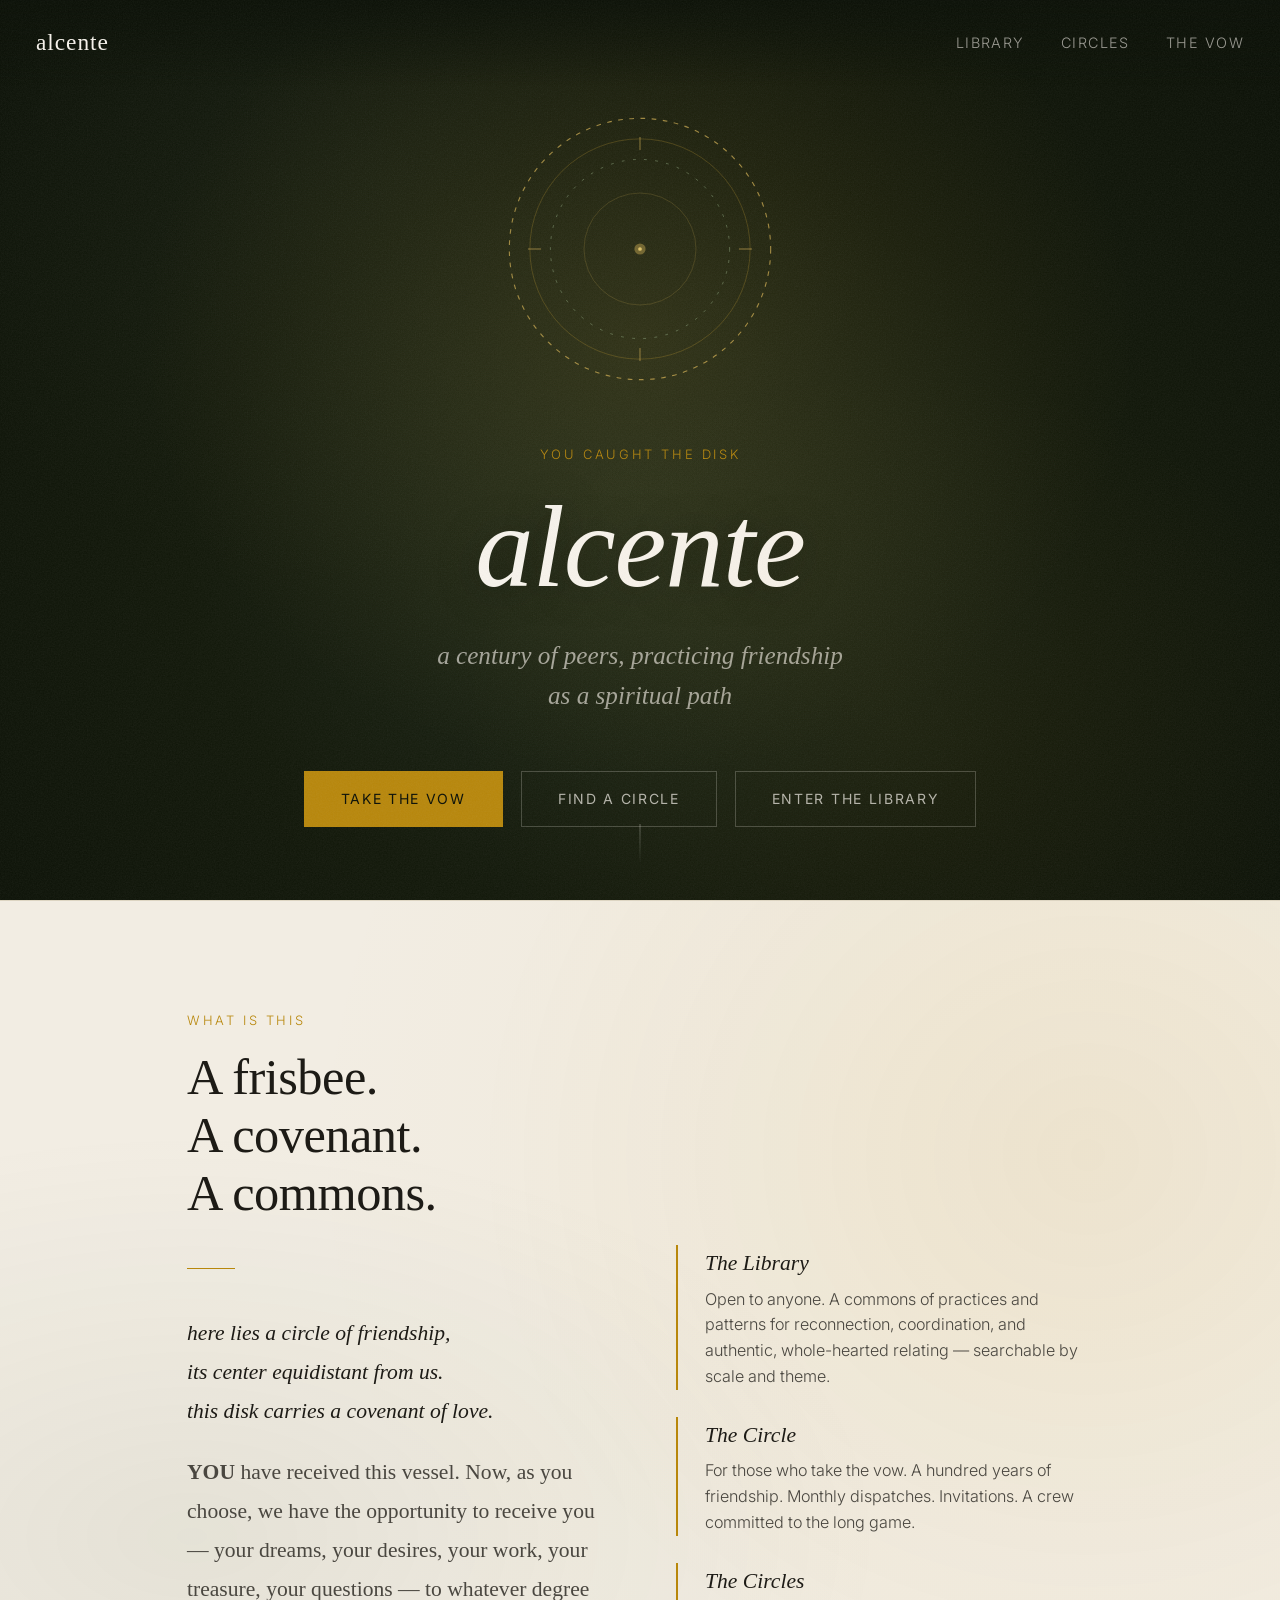
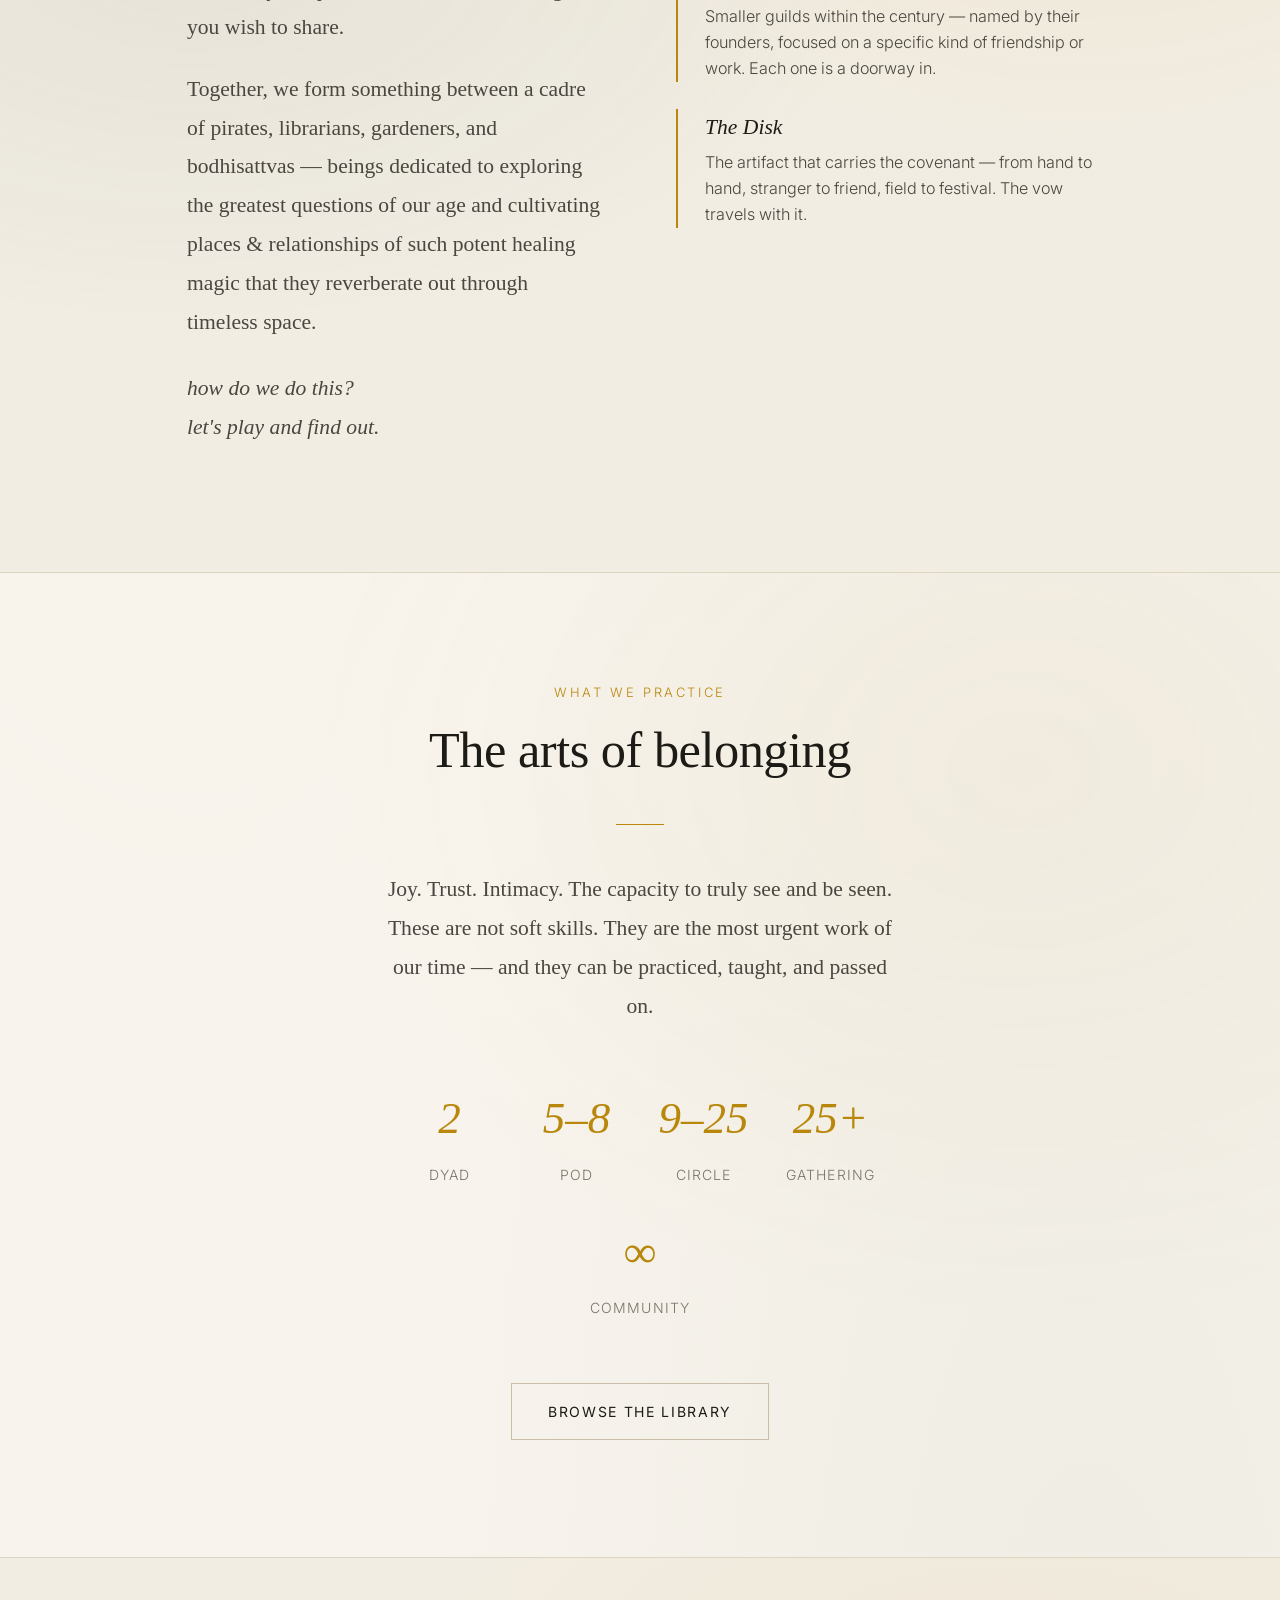
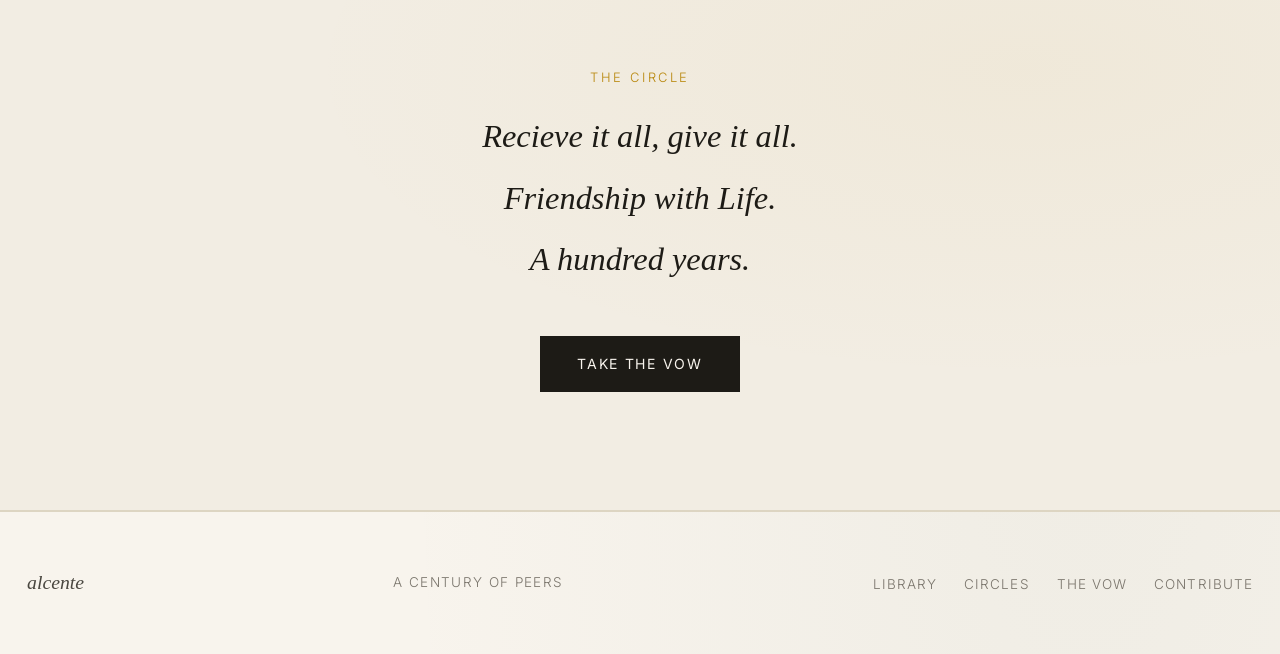
<file: index.html>
<!DOCTYPE html>
<html lang="en">
<head>
  <meta charset="UTF-8">
  <meta name="viewport" content="width=device-width, initial-scale=1.0">
  <title>disk sangha — a century of peers</title>
  <meta name="description" content="A frisbee that carries a covenant. A circle of wizards, witches, bodhisatvas, librarians, and pirates practicing friendship as a spiritual path.">
  <meta property="og:title" content="disk sangha — a century of peers">
  <meta property="og:description" content="You hold the disk. A circle of friends practicing friendship as a spiritual path.">
  <meta property="og:type" content="website">
  <meta property="og:url" content="https://alcente.xyz">
  <link rel="preconnect" href="https://fonts.googleapis.com">
  <link rel="preconnect" href="https://fonts.gstatic.com" crossorigin>
  <link href="https://fonts.googleapis.com/css2?family=Cormorant+Garant:ital,wght@0,300;0,400;0,500;0,600;1,300;1,400;1,500&family=Inter:wght@300;400;500&display=swap" rel="stylesheet">
  <link rel="stylesheet" href="style.css">
  <style>
    /* Nav reads on dark hero */
    .nav {
      background: linear-gradient(to bottom, rgba(10, 15, 6, 0.85) 0%, transparent 100%);
    }
    .nav__logo { color: #F8F4ED; }
    .nav__logo:hover { opacity: 0.65; }
    .nav__links a { color: rgba(248, 244, 237, 0.6); }
    .nav__links a:hover { color: #F8F4ED; }
  </style>
</head>
<body>

  <!-- Navigation -->
  <nav class="nav" id="nav">
    <a href="/" class="nav__logo">alcente</a>
    <ul class="nav__links">
      <li><a href="library.html">Library</a></li>
      <li><a href="circles.html">Circles</a></li>
      <li><a href="covenant.html">The Vow</a></li>
    </ul>
  </nav>

  <main>

    <!-- Hero -->
    <section class="hero">

      <!-- The Disk -->
      <div class="hero__disk" aria-hidden="true">
        <svg viewBox="0 0 300 300" xmlns="http://www.w3.org/2000/svg" fill="none">
          <!-- Outer dashed ring (rotates slowly) -->
          <g class="disk-ring-outer">
            <circle cx="150" cy="150" r="140" stroke="#E8C05A" stroke-width="1.2" stroke-dasharray="5 7" opacity="0.65"/>
          </g>
          <!-- Mid ring -->
          <circle cx="150" cy="150" r="118" stroke="#D4A832" stroke-width="0.75" opacity="0.35"/>
          <!-- Inner dashed ring (rotates opposite) -->
          <g class="disk-ring-inner">
            <circle cx="150" cy="150" r="96" stroke="#8FA880" stroke-width="1" stroke-dasharray="3 9" opacity="0.55"/>
          </g>
          <!-- Core -->
          <circle cx="150" cy="150" r="60" stroke="#E8C05A" stroke-width="0.75" opacity="0.25"/>
          <!-- Center mark -->
          <circle cx="150" cy="150" r="6" fill="#E8C05A" opacity="0.4"/>
          <circle cx="150" cy="150" r="2" fill="#F0D070" opacity="0.9"/>
          <!-- Cardinal marks -->
          <line x1="150" y1="30" x2="150" y2="44" stroke="#E8C05A" stroke-width="1.5" opacity="0.4"/>
          <line x1="150" y1="256" x2="150" y2="270" stroke="#E8C05A" stroke-width="1.5" opacity="0.4"/>
          <line x1="30" y1="150" x2="44" y2="150" stroke="#E8C05A" stroke-width="1.5" opacity="0.4"/>
          <line x1="256" y1="150" x2="270" y2="150" stroke="#E8C05A" stroke-width="1.5" opacity="0.4"/>
        </svg>
      </div>

      <p class="hero__eyebrow">you caught the disk</p>

      <h1 class="hero__title">alcente</h1>

      <p class="hero__sub">
        a century of peers, practicing friendship<br>as a spiritual path
      </p>

      <div class="hero__ctas">
        <a href="covenant.html" class="btn btn--primary">Take the Vow</a>
        <a href="circles.html" class="btn btn--ghost">Find a Circle</a>
        <a href="library.html" class="btn btn--ghost">Enter the Library</a>
      </div>

      <div class="hero__scroll" aria-hidden="true">
      </div>

    </section>

    <!-- About -->
    <section class="about section">
      <div class="container container--wide">
        <div class="about__grid">

          <div class="about__text fade-up">
            <p class="section__label">What is this</p>
            <h2 class="section__title">A frisbee.<br>A covenant.<br>A commons.</h2>
            <div class="divider divider--left"></div>
            <p class="section__body" style="font-style: italic; color: var(--ink);">
  here lies a circle of friendship,<br>
  its center equidistant from us.<br>
  this disk carries a covenant of love.
</p>
<p class="section__body" style="margin-top: 1.25rem;">
  <strong>YOU</strong> have received this vessel. Now, as you choose,
  we have the opportunity to receive you — your dreams, your desires,
  your work, your treasure, your questions — to whatever degree you wish to share.
</p>
<p class="section__body" style="margin-top: 1.25rem;">
  Together, we form something between a cadre of pirates, librarians,
  gardeners, and bodhisattvas — beings dedicated to exploring the greatest
  questions of our age and cultivating places & relationships of such potent
  healing magic that they reverberate out through timeless space.
</p>
<p class="section__body" style="margin-top: 1.5rem;">
  <em>how do we do this?<br>
  let's play and find out.</em>
</p>
            </p>
          </div>

          <ul class="about__values fade-up">
            <li class="about__value">
              <p class="about__value-title">The Library</p>
              <p class="about__value-desc">
                Open to anyone. A commons of practices and patterns for reconnection, coordination, and authentic, 
                whole-hearted relating — searchable by scale and theme.
              </p>
            </li>
            <li class="about__value">
              <p class="about__value-title">The Circle</p>
              <p class="about__value-desc">
                For those who take the vow. A hundred years of friendship. 
                Monthly dispatches. Invitations. A crew committed to the long game.
              </p>
            </li>
            <li class="about__value">
              <p class="about__value-title">The Circles</p>
              <p class="about__value-desc">
                Smaller guilds within the century — named by their founders, focused on a specific kind of friendship or work. Each one is a doorway in.
              </p>
            </li>
            <li class="about__value">
              <p class="about__value-title">The Disk</p>
              <p class="about__value-desc">The artifact that carries the covenant — from hand to hand, stranger to friend, field to festival. The vow travels with it.</p>
            </li>
          </ul>

        </div>
      </div>
    </section>

    <!-- What we practice -->
    <section class="section">
      <div class="container" style="text-align: center;">
        <p class="section__label fade-up">What we practice</p>
        <h2 class="section__title fade-up">The arts of belonging</h2>
        <div class="divider"></div>
        <p class="section__body fade-up" style="max-width: 520px; margin: 0 auto 3rem;">
          Joy. Trust. Intimacy. The capacity to truly see and be seen.
          These are not soft skills. They are the most urgent work of our time —
          and they can be practiced, taught, and passed on.
        </p>

        <div style="display: flex; gap: 1.5rem; justify-content: center; flex-wrap: wrap; margin-top: 2rem;">
          <div class="fade-up" style="display: flex; flex-direction: column; gap: 0.35rem; align-items: center; min-width: 100px;">
            <span style="font-family: var(--font-serif); font-size: 2.5rem; font-style: italic; color: var(--gold);">2</span>
            <span class="small light">dyad</span>
          </div>
          <div class="fade-up" style="display: flex; flex-direction: column; gap: 0.35rem; align-items: center; min-width: 100px;">
            <span style="font-family: var(--font-serif); font-size: 2.5rem; font-style: italic; color: var(--gold);">5–8</span>
            <span class="small light">pod</span>
          </div>
          <div class="fade-up" style="display: flex; flex-direction: column; gap: 0.35rem; align-items: center; min-width: 100px;">
            <span style="font-family: var(--font-serif); font-size: 2.5rem; font-style: italic; color: var(--gold);">9–25</span>
            <span class="small light">circle</span>
          </div>
          <div class="fade-up" style="display: flex; flex-direction: column; gap: 0.35rem; align-items: center; min-width: 100px;">
            <span style="font-family: var(--font-serif); font-size: 2.5rem; font-style: italic; color: var(--gold);">25+</span>
            <span class="small light">gathering</span>
          </div>
          <div class="fade-up" style="display: flex; flex-direction: column; gap: 0.35rem; align-items: center; min-width: 100px;">
            <span style="font-family: var(--font-serif); font-size: 2.5rem; font-style: italic; color: var(--gold);">∞</span>
            <span class="small light">community</span>
          </div>
        </div>

        <div style="margin-top: 3.5rem;" class="fade-up">
          <a href="library.html" class="btn btn--ghost">Browse the Library</a>
        </div>
      </div>
    </section>

    <!-- The Vow teaser -->
    <section class="section" style="background: var(--cream-mid); border-top: 1px solid var(--border); border-bottom: 1px solid var(--border);">
      <div class="container" style="text-align: center;">
        <p class="section__label fade-up">The Circle</p>
        <blockquote class="fade-up" style="font-family: var(--font-serif); font-size: clamp(1.3rem, 3vw, 1.8rem); font-style: italic; line-height: 1.9; color: var(--ink); max-width: 480px; margin: 0 auto 2.5rem;">
          Recieve it all, give it all.<br>
          Friendship with Life.<br>
          A hundred years.
        </blockquote>
        <a href="covenant.html" class="btn btn--primary fade-up">Take the Vow</a>
      </div>
    </section>

  </main>

  <footer class="footer">
    <div class="footer__logo">alcente</div>
    <span class="footer__tagline">a century of peers</span>
    <ul class="footer__links">
      <li><a href="library.html">Library</a></li>
      <li><a href="circles.html">Circles</a></li>
      <li><a href="covenant.html">The Vow</a></li>
      <li><a href="contribute.html">Contribute</a></li>
    </ul>
  </footer>

  <script>
    // Scroll-triggered fade-in
    const observer = new IntersectionObserver(
      (entries) => entries.forEach(e => { if (e.isIntersecting) e.target.classList.add('visible'); }),
      { threshold: 0.15, rootMargin: '0px 0px -40px 0px' }
    );
    document.querySelectorAll('.fade-up').forEach(el => observer.observe(el));
  </script>

</body>
</html>
</file>
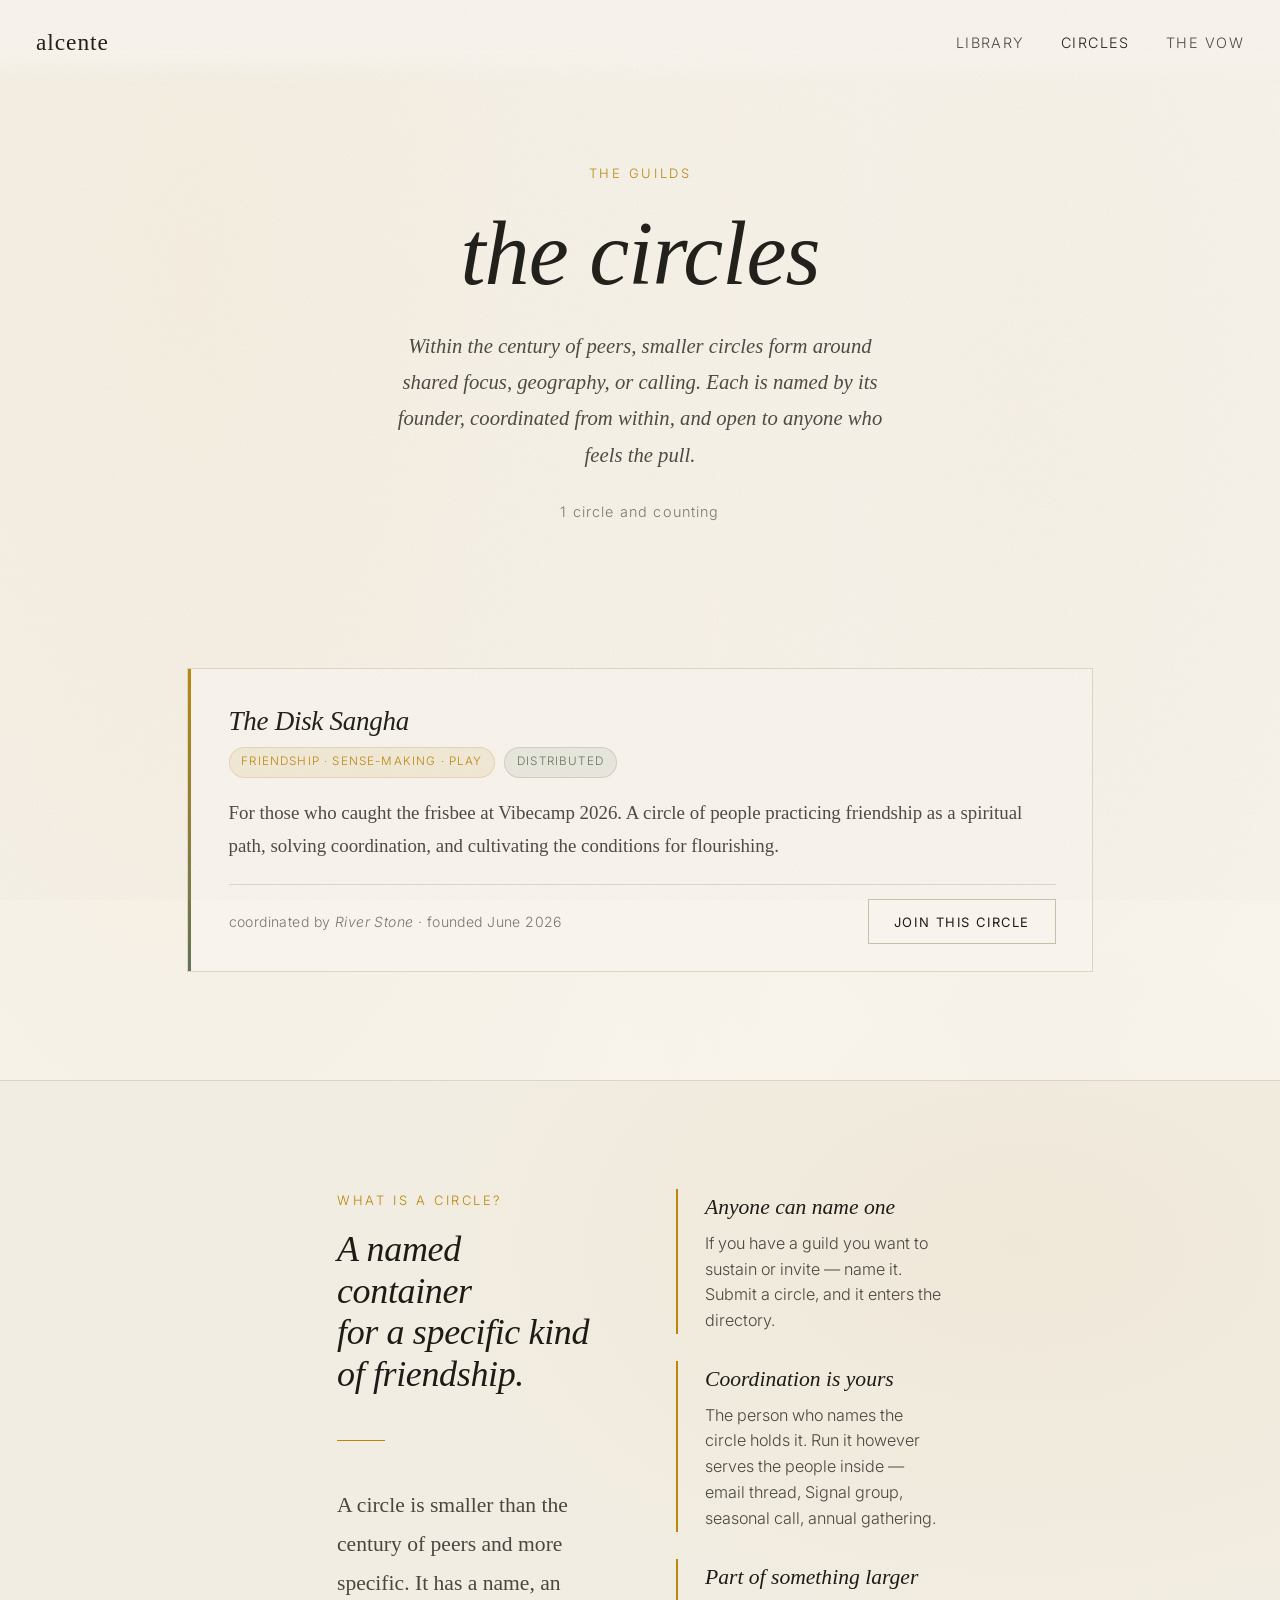
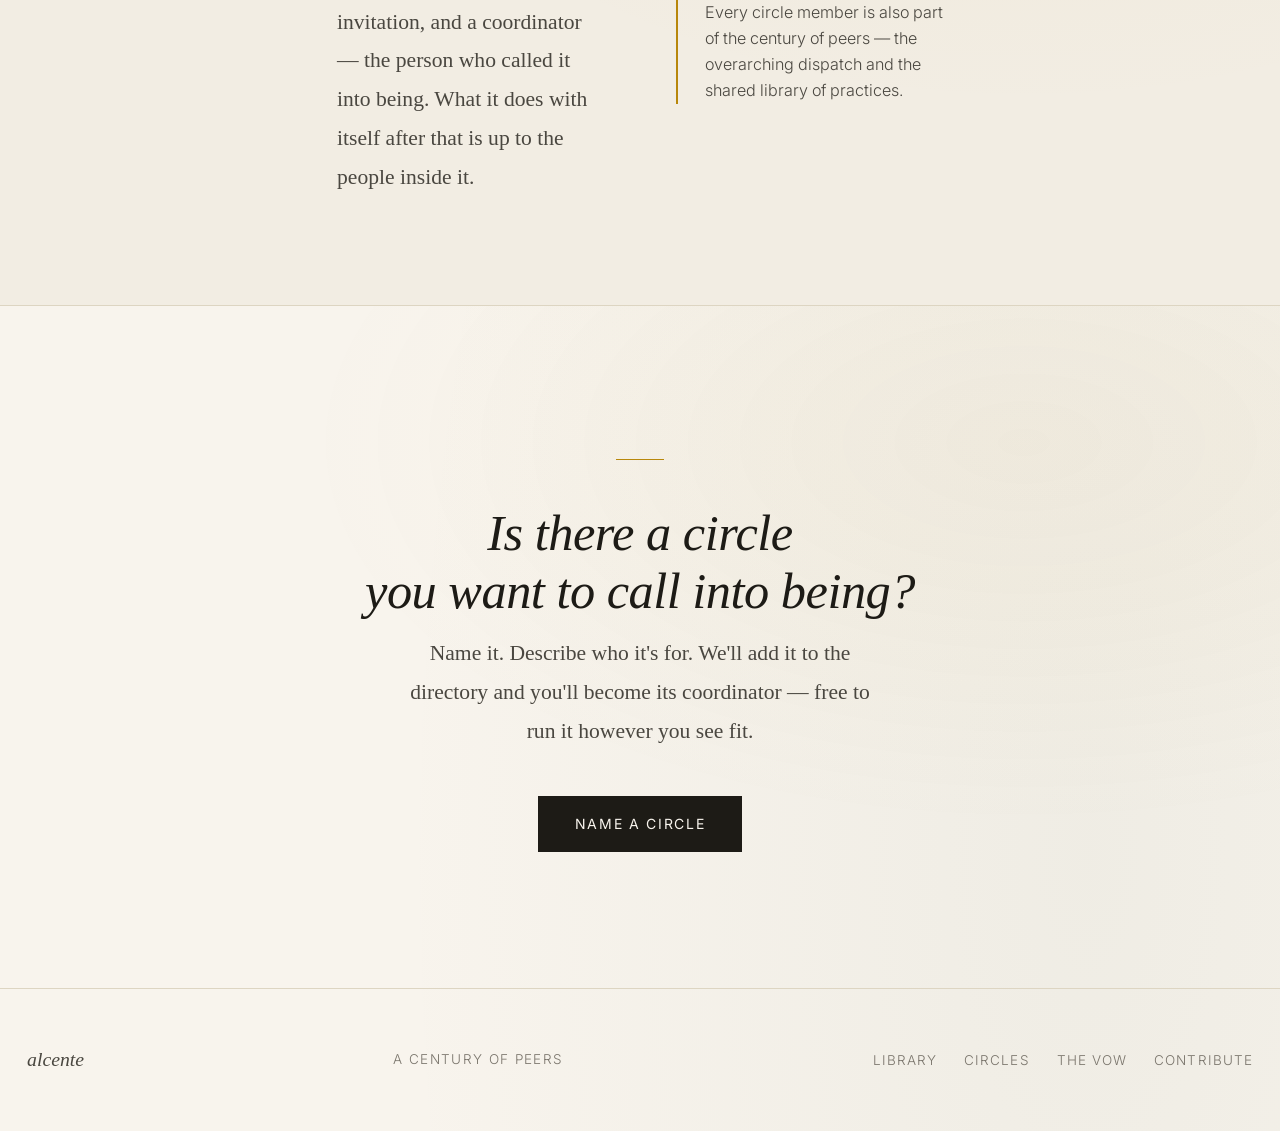
<file: circles.html>
<!DOCTYPE html>
<html lang="en">
<head>
  <meta charset="UTF-8">
  <meta name="viewport" content="width=device-width, initial-scale=1.0">
  <title>Circles — alcente</title>
  <meta name="description" content="Named guilds within the century of peers. Each a focused circle of friends practicing something specific together.">
  <link rel="preconnect" href="https://fonts.googleapis.com">
  <link rel="preconnect" href="https://fonts.gstatic.com" crossorigin>
  <link href="https://fonts.googleapis.com/css2?family=Cormorant+Garant:ital,wght@0,300;0,400;0,500;0,600;1,300;1,400;1,500&family=Inter:wght@300;400;500&display=swap" rel="stylesheet">
  <link rel="stylesheet" href="style.css">
</head>
<body>

  <nav class="nav">
    <a href="/" class="nav__logo">alcente</a>
    <ul class="nav__links">
      <li><a href="library.html">Library</a></li>
      <li><a href="circles.html" class="active">Circles</a></li>
      <li><a href="covenant.html">The Vow</a></li>
    </ul>
  </nav>

  <main>

    <!-- Intro -->
    <header class="circles-intro">
      <p class="section__label">The Guilds</p>
      <h1 style="font-family: var(--font-serif); font-size: clamp(2.8rem, 8vw, 5rem); font-weight: 300; font-style: italic; margin-bottom: 1.25rem;">
        the circles
      </h1>
      <p style="font-family: var(--font-serif); font-size: 1.15rem; font-style: italic; color: var(--ink-mid); max-width: 520px; margin: 0 auto 1.5rem; line-height: 1.75;">
        Within the century of peers, smaller circles form around shared focus, geography, or calling.
        Each is named by its founder, coordinated from within, and open to anyone who feels the pull.
      </p>
      <p style="font-size: 0.8rem; color: var(--ink-light); letter-spacing: 0.08em;" id="circle-count"></p>
    </header>

    <!-- Circles Grid -->
    <section class="circles-section">
      <div class="container container--wide">
        <div class="circles-grid" id="circles-grid"></div>
      </div>
    </section>

    <!-- What is a circle -->
    <section class="section" style="background: var(--cream-mid); border-top: 1px solid var(--border); border-bottom: 1px solid var(--border);">
      <div class="container">
        <div style="display: grid; grid-template-columns: 1fr 1fr; gap: 4rem; align-items: start;">

          <div class="fade-up">
            <p class="section__label">What is a circle?</p>
            <h2 class="section__title" style="font-style: italic; font-weight: 300; font-size: clamp(1.5rem, 3vw, 2rem);">
              A named container<br>for a specific kind<br>of friendship.
            </h2>
            <div class="divider divider--left"></div>
            <p class="section__body">
              A circle is smaller than the century of peers and more specific.
              It has a name, an invitation, and a coordinator — the person who called it into being.
              What it does with itself after that is up to the people inside it.
            </p>
          </div>

          <ul class="about__values fade-up">
            <li class="about__value">
              <p class="about__value-title">Anyone can name one</p>
              <p class="about__value-desc">
                If you have a guild you want to sustain or invite — name it.
                Submit a circle, and it enters the directory.
              </p>
            </li>
            <li class="about__value">
              <p class="about__value-title">Coordination is yours</p>
              <p class="about__value-desc">
                The person who names the circle holds it.
                Run it however serves the people inside — email thread, Signal group, seasonal call, annual gathering.
              </p>
            </li>
            <li class="about__value">
              <p class="about__value-title">Part of something larger</p>
              <p class="about__value-desc">
                Every circle member is also part of the century of peers —
                the overarching dispatch and the shared library of practices.
              </p>
            </li>
          </ul>

        </div>
      </div>
    </section>

    <!-- CTA — name a circle -->
    <section class="section" style="text-align: center; padding-bottom: 7rem;">
      <div class="container">
        <div class="divider"></div>
        <h2 class="section__title fade-up" style="font-style: italic; font-weight: 300; margin-bottom: 0.75rem;">
          Is there a circle<br>you want to call into being?
        </h2>
        <p class="section__body fade-up" style="max-width: 460px; margin: 0 auto 2.5rem;">
          Name it. Describe who it's for. We'll add it to the directory
          and you'll become its coordinator — free to run it however you see fit.
        </p>
        <a href="start-circle.html" class="btn btn--primary fade-up">Name a Circle</a>
      </div>
    </section>

  </main>

  <footer class="footer">
    <div class="footer__logo">alcente</div>
    <span class="footer__tagline">a century of peers</span>
    <ul class="footer__links">
      <li><a href="library.html">Library</a></li>
      <li><a href="circles.html">Circles</a></li>
      <li><a href="covenant.html">The Vow</a></li>
      <li><a href="contribute.html">Contribute</a></li>
    </ul>
  </footer>

  <script src="app.js"></script>
  <script>
    document.addEventListener('DOMContentLoaded', () => {
      const count = document.getElementById('circle-count');
      if (count) count.textContent = `${CIRCLES.length} circle${CIRCLES.length !== 1 ? 's' : ''} and counting`;

      // Animate cards after render
      setTimeout(() => {
        document.querySelectorAll('.circle-card.fade-up').forEach((el, i) => {
          setTimeout(() => el.classList.add('visible'), i * 120);
        });
      }, 100);
    });
  </script>

</body>
</html>
</file>
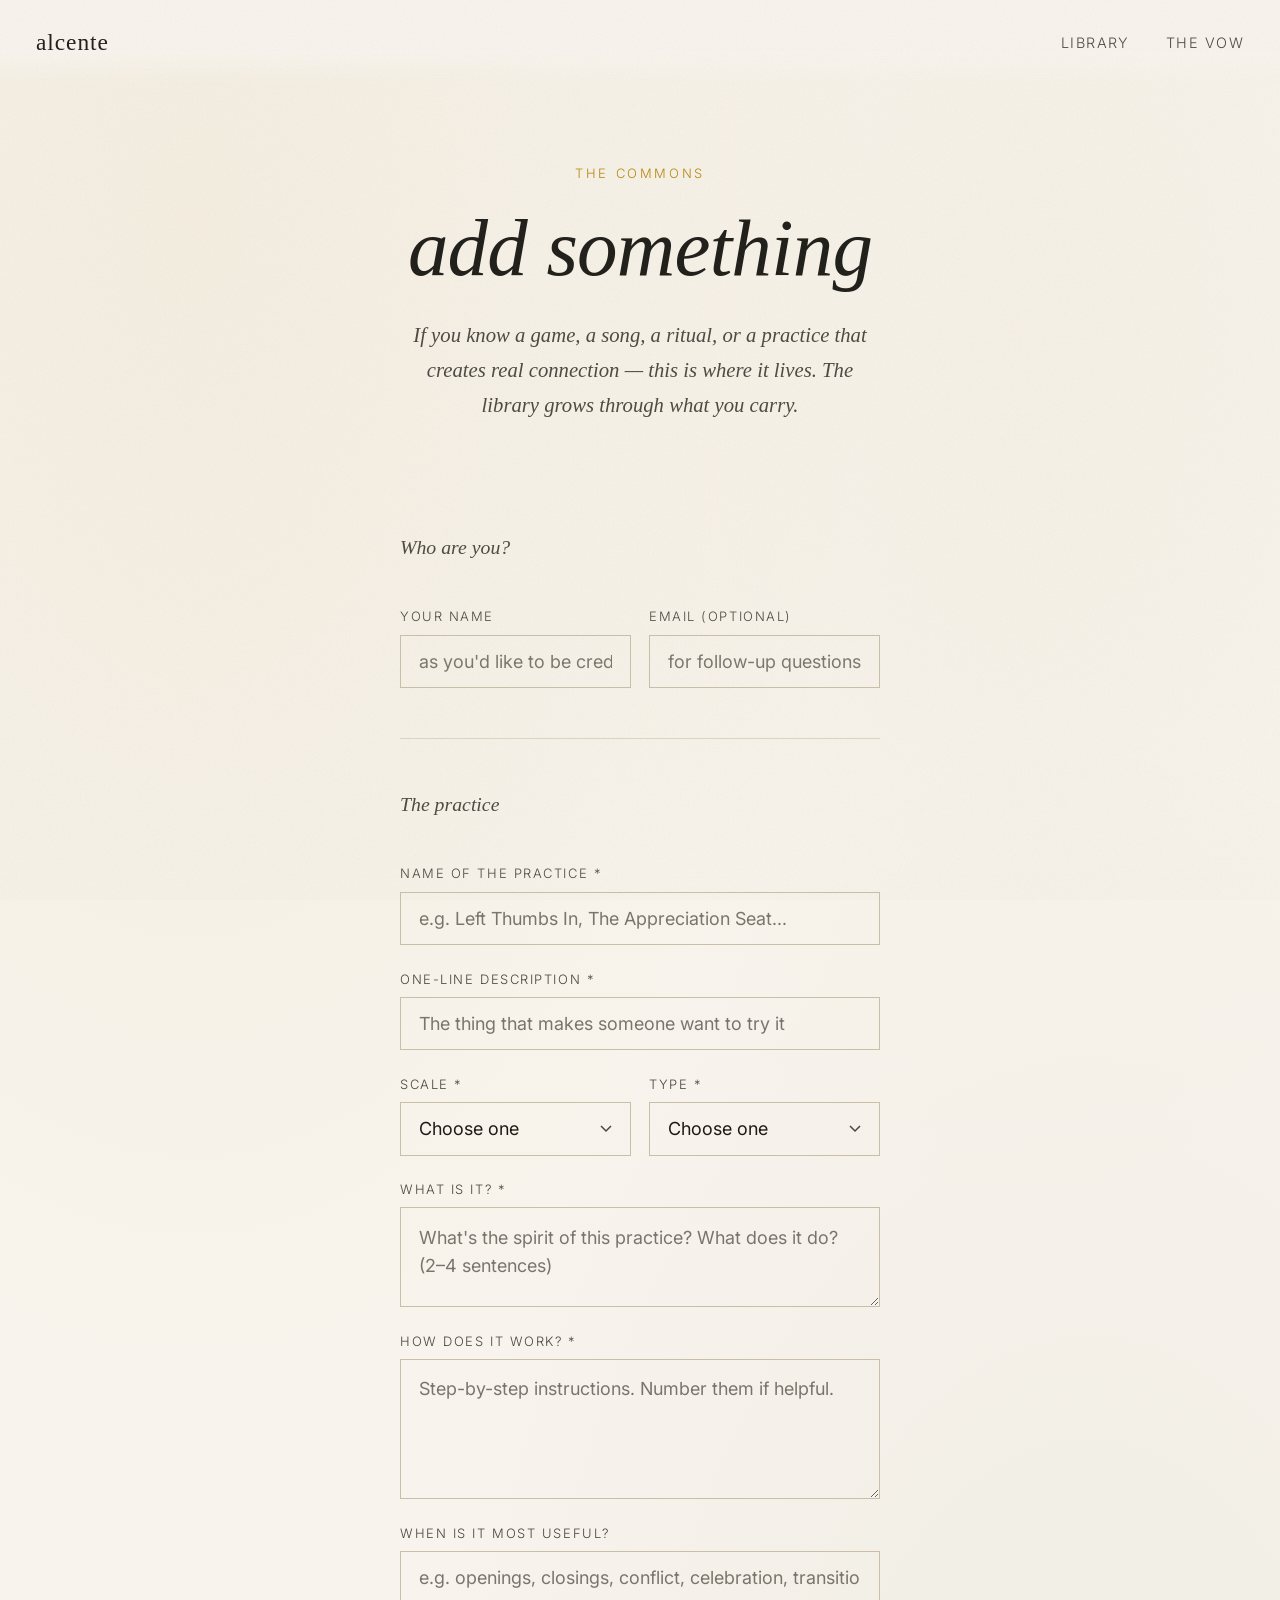
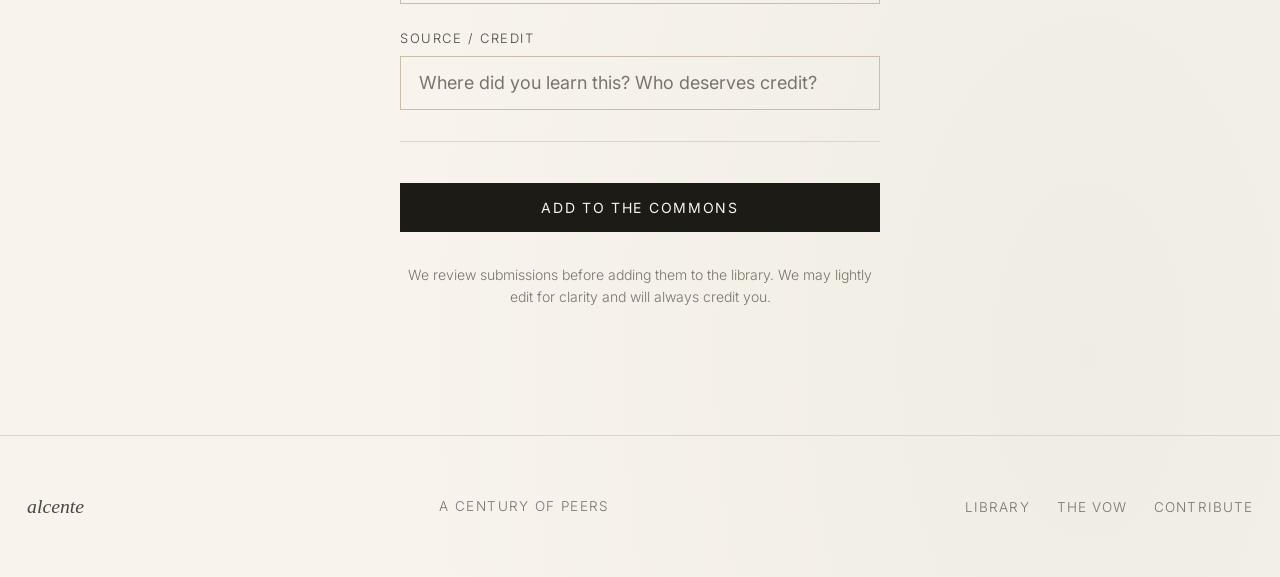
<file: contribute.html>
<!DOCTYPE html>
<html lang="en">
<head>
  <meta charset="UTF-8">
  <meta name="viewport" content="width=device-width, initial-scale=1.0">
  <title>Contribute — alcente</title>
  <meta name="description" content="Add a practice, game, song, or ritual to the alcente commons.">
  <link rel="preconnect" href="https://fonts.googleapis.com">
  <link rel="preconnect" href="https://fonts.gstatic.com" crossorigin>
  <link href="https://fonts.googleapis.com/css2?family=Cormorant+Garant:ital,wght@0,300;0,400;0,500;0,600;1,300;1,400;1,500&family=Inter:wght@300;400;500&display=swap" rel="stylesheet">
  <link rel="stylesheet" href="style.css">
</head>
<body>

  <nav class="nav">
    <a href="/" class="nav__logo">alcente</a>
    <ul class="nav__links">
      <li><a href="library.html">Library</a></li>
      <li><a href="covenant.html">The Vow</a></li>
    </ul>
  </nav>

  <main>

    <!-- Intro -->
    <header class="contribute-intro">
      <p class="section__label">The Commons</p>
      <h1 style="font-family: var(--font-serif); font-size: clamp(2.5rem, 7vw, 4.5rem); font-weight: 300; font-style: italic; margin-bottom: 1.25rem;">
        add something
      </h1>
      <p style="font-family: var(--font-serif); font-size: 1.15rem; font-style: italic; color: var(--ink-mid); max-width: 460px; margin: 0 auto; line-height: 1.7;">
        If you know a game, a song, a ritual, or a practice that creates real connection —
        this is where it lives. The library grows through what you carry.
      </p>
    </header>

    <!-- Form -->
    <!--
      SETUP: Replace the form action with your Formspree endpoint.
      1. Go to formspree.io → New Form → name it "alcente-contributions"
      2. Copy the endpoint (https://formspree.io/f/xxxxxxxx)
      3. Replace YOUR_FORMSPREE_CONTRIBUTIONS_ENDPOINT below
    -->
    <section class="contribute-form">
      <div class="container">

        <div class="form__success" id="form-success">
          <p class="form__success-title">Thank you.</p>
          <p style="font-family: var(--font-serif); font-size: 1.1rem; font-style: italic; color: var(--ink-mid); max-width: 360px; margin: 0 auto 1.5rem; line-height: 1.7;">
            Your practice has been received. We'll review it and add it to the library soon.
          </p>
          <div style="display: flex; gap: 1rem; justify-content: center; flex-wrap: wrap; margin-top: 1rem;">
            <a href="library.html" class="btn btn--ghost">Back to Library</a>
            <button class="btn btn--ghost" onclick="resetForm()">Add Another</button>
          </div>
        </div>

        <form
          class="form"
          id="contribute-form"
          action="https://formspree.io/f/mojzrzzn"
          method="POST"
        >
          <input type="hidden" name="_subject" value="New practice submission — alcente">

          <!-- Who are you -->
          <div style="margin-bottom: 1rem;">
            <p style="font-family: var(--font-serif); font-size: 1.1rem; font-style: italic; color: var(--ink-mid);">
              Who are you?
            </p>
          </div>

          <div class="form__row">
            <div class="form__field">
              <label class="form__label" for="your-name">Your name</label>
              <input class="form__input" type="text" id="your-name" name="your_name"
                placeholder="as you'd like to be credited" autocomplete="name">
            </div>
            <div class="form__field">
              <label class="form__label" for="your-email">Email (optional)</label>
              <input class="form__input" type="email" id="your-email" name="your_email"
                placeholder="for follow-up questions" autocomplete="email">
            </div>
          </div>

          <div style="width: 100%; height: 1px; background: var(--border); margin: 1.5rem 0;"></div>

          <!-- The practice -->
          <div style="margin-bottom: 1rem;">
            <p style="font-family: var(--font-serif); font-size: 1.1rem; font-style: italic; color: var(--ink-mid);">
              The practice
            </p>
          </div>

          <div class="form__field">
            <label class="form__label" for="practice-name">Name of the practice *</label>
            <input class="form__input" type="text" id="practice-name" name="practice_name"
              placeholder="e.g. Left Thumbs In, The Appreciation Seat..." required autocomplete="off">
          </div>

          <div class="form__field">
            <label class="form__label" for="tagline">One-line description *</label>
            <input class="form__input" type="text" id="tagline" name="tagline"
              placeholder="The thing that makes someone want to try it" required autocomplete="off">
          </div>

          <div class="form__row">
            <div class="form__field">
              <label class="form__label" for="scale">Scale *</label>
              <select class="form__select" id="scale" name="scale" required>
                <option value="" disabled selected>Choose one</option>
                <option value="dyad">Dyad (2 people)</option>
                <option value="pod">Pod (3–8)</option>
                <option value="circle">Circle (9–25)</option>
                <option value="gathering">Gathering (25+)</option>
                <option value="community">Ongoing community</option>
                <option value="multiple">Multiple scales</option>
              </select>
            </div>
            <div class="form__field">
              <label class="form__label" for="type">Type *</label>
              <select class="form__select" id="type" name="type" required>
                <option value="" disabled selected>Choose one</option>
                <option value="game">Game</option>
                <option value="conversation">Conversation practice</option>
                <option value="ritual">Ritual / ceremony</option>
                <option value="embodied">Embodied / movement</option>
                <option value="song">Song / chant / music</option>
                <option value="story">Story / myth</option>
                <option value="other">Other</option>
              </select>
            </div>
          </div>

          <div class="form__field">
            <label class="form__label" for="description">What is it? *</label>
            <textarea class="form__textarea" id="description" name="description"
              placeholder="What's the spirit of this practice? What does it do? (2–4 sentences)"
              required style="min-height: 100px;"></textarea>
          </div>

          <div class="form__field">
            <label class="form__label" for="steps">How does it work? *</label>
            <textarea class="form__textarea" id="steps" name="steps"
              placeholder="Step-by-step instructions. Number them if helpful."
              required style="min-height: 140px;"></textarea>
          </div>

          <div class="form__field">
            <label class="form__label" for="when">When is it most useful?</label>
            <input class="form__input" type="text" id="when" name="when"
              placeholder="e.g. openings, closings, conflict, celebration, transition..." autocomplete="off">
          </div>

          <div class="form__field">
            <label class="form__label" for="source">Source / credit</label>
            <input class="form__input" type="text" id="source" name="source"
              placeholder="Where did you learn this? Who deserves credit?" autocomplete="off">
          </div>

          <div style="width: 100%; height: 1px; background: var(--border); margin: 0.5rem 0 1rem;"></div>

          <button type="submit" class="btn btn--primary" style="width: 100%;">
            Add to the Commons
          </button>

          <p class="form__note">
            We review submissions before adding them to the library.
            We may lightly edit for clarity and will always credit you.
          </p>

        </form>
      </div>
    </section>

  </main>

  <footer class="footer">
    <div class="footer__logo">alcente</div>
    <span class="footer__tagline">a century of peers</span>
    <ul class="footer__links">
      <li><a href="library.html">Library</a></li>
      <li><a href="covenant.html">The Vow</a></li>
      <li><a href="contribute.html">Contribute</a></li>
    </ul>
  </footer>

  <script>
    const form = document.getElementById('contribute-form');
    const success = document.getElementById('form-success');

    form.addEventListener('submit', async (e) => {
      e.preventDefault();
      const action = form.getAttribute('action');

      if (action === 'https://formspree.io/f/mojzrzzn') {
        form.style.display = 'none';
        success.classList.add('show');
        return;
      }

      const data = new FormData(form);
      try {
        const res = await fetch(action, {
          method: 'POST',
          body: data,
          headers: { 'Accept': 'application/json' }
        });
        if (res.ok) {
          form.style.display = 'none';
          success.classList.add('show');
        } else {
          alert('Something went wrong. Please try again.');
        }
      } catch {
        alert('Could not submit. Check your connection and try again.');
      }
    });

    function resetForm() {
      form.reset();
      form.style.display = 'flex';
      success.classList.remove('show');
    }
  </script>

</body>
</html>
</file>
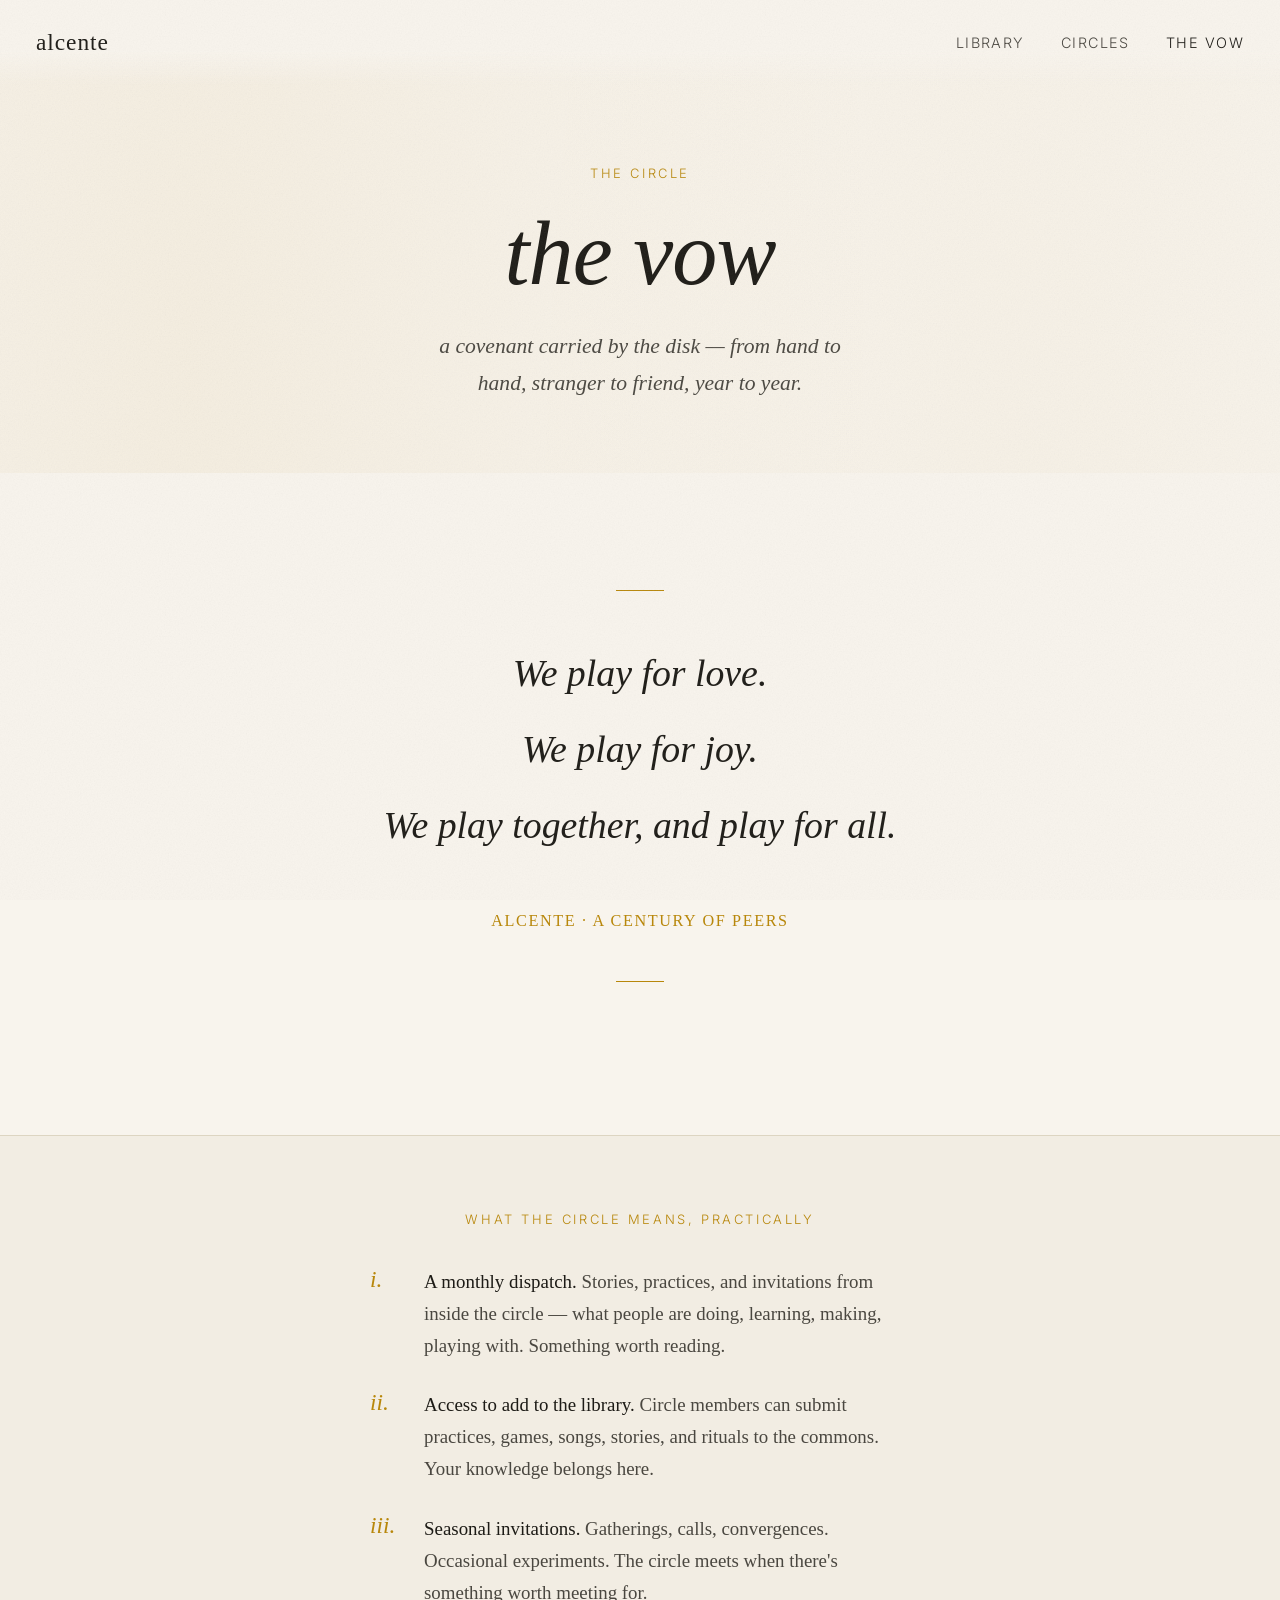
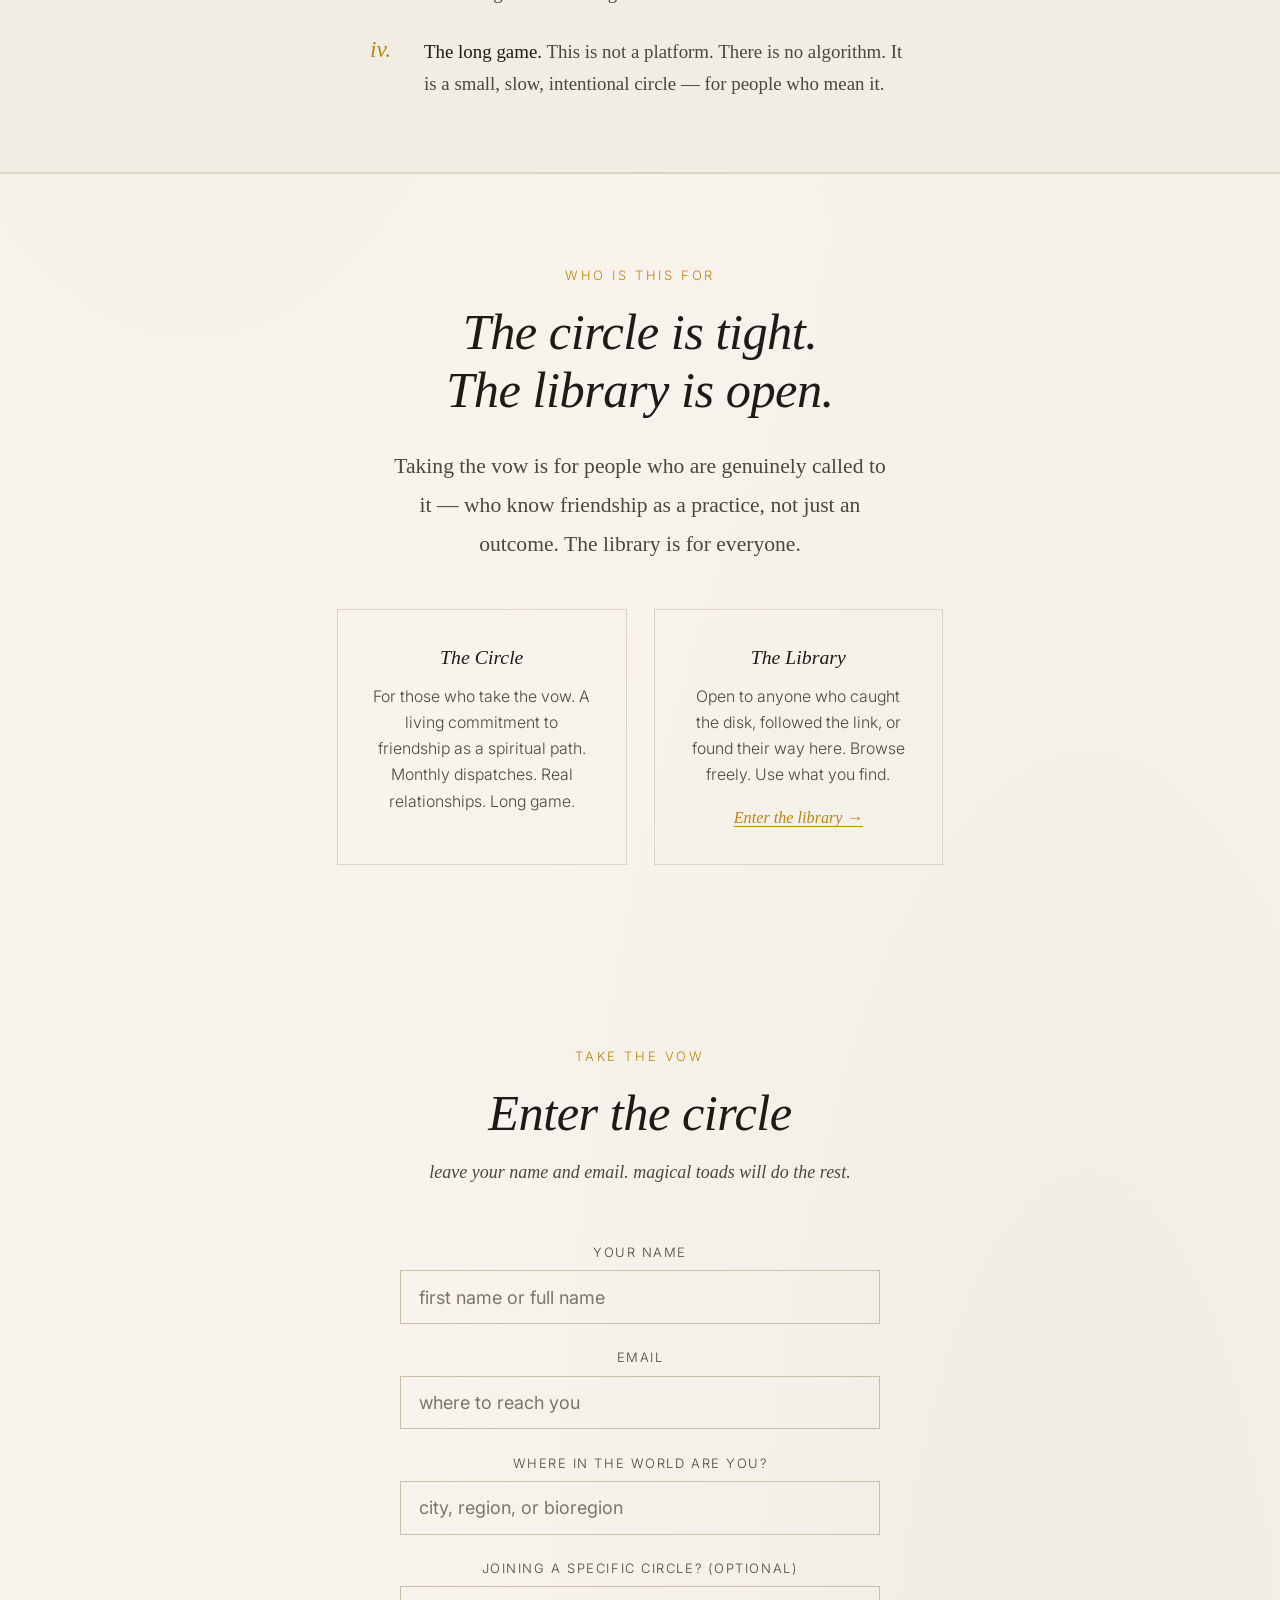
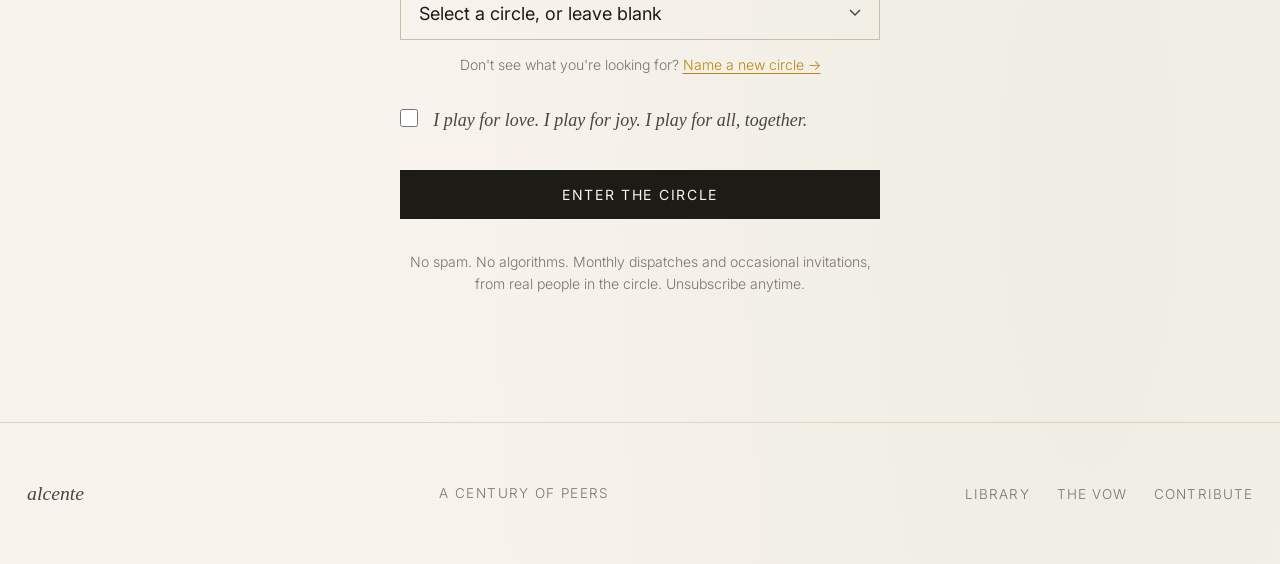
<file: covenant.html>
<!DOCTYPE html>
<html lang="en">
<head>
  <meta charset="UTF-8">
  <meta name="viewport" content="width=device-width, initial-scale=1.0">
  <title>The Vow — alcente</title>
  <meta name="description" content="A hundred years of friendship. The covenant carried by a disk.">
  <link rel="preconnect" href="https://fonts.googleapis.com">
  <link rel="preconnect" href="https://fonts.gstatic.com" crossorigin>
  <link href="https://fonts.googleapis.com/css2?family=Cormorant+Garant:ital,wght@0,300;0,400;0,500;0,600;1,300;1,400;1,500&family=Inter:wght@300;400;500&display=swap" rel="stylesheet">
  <link rel="stylesheet" href="style.css">
  <style>
    /* Page-specific overrides */
    .vow__text {
      font-size: clamp(1.5rem, 3.5vw, 2.1rem);
    }
    .who-joins {
      padding: 5rem 1.5rem;
      border-top: 1px solid var(--border);
    }
    .who-joins__grid {
      display: grid;
      grid-template-columns: 1fr 1fr;
      gap: 1.5rem;
      max-width: 620px;
      margin: 2.5rem auto 0;
    }
    .who-joins__card {
      padding: 1.75rem;
      border: 1px solid var(--border);
    }
    .who-joins__title {
      font-family: var(--font-serif);
      font-size: 1.1rem;
      font-style: italic;
      margin-bottom: 0.5rem;
      color: var(--ink);
    }
    .who-joins__desc {
      font-size: 0.88rem;
      color: var(--ink-mid);
      line-height: 1.65;
    }
    @media (max-width: 560px) {
      .who-joins__grid { grid-template-columns: 1fr; }
    }
  </style>
</head>
<body>

  <nav class="nav">
    <a href="/" class="nav__logo">alcente</a>
    <ul class="nav__links">
      <li><a href="library.html">Library</a></li>
      <li><a href="circles.html">Circles</a></li>
      <li><a href="covenant.html" class="active">The Vow</a></li>
    </ul>
  </nav>

  <main>

    <!-- Page Hero -->
    <section class="page-hero">
      <p class="section__label">The Circle</p>
      <h1 style="font-family: var(--font-serif); font-size: clamp(2.8rem, 8vw, 5rem); font-weight: 300; font-style: italic; margin-bottom: 1.25rem;">
        the vow
      </h1>
      <p style="font-family: var(--font-serif); font-size: 1.2rem; font-style: italic; color: var(--ink-mid); max-width: 420px; margin: 0 auto;">
        a covenant carried by the disk — from hand to hand, stranger to friend, year to year.
      </p>
    </section>

    <!-- The Vow -->
    <section class="vow">
      <div class="container" style="text-align: center;">
        <div class="divider"></div>

        <p class="vow__text" id="vow-text">
          <span class="vow__line">We play for love.</span>
          <span class="vow__line">We play for joy. </span>
          <span class="vow__line">We play together, and play for all.</span>
        </p>

        <div class="vow__signature">alcente · a century of peers</div>
        <div class="divider"></div>
      </div>
    </section>

    <!-- What the circle means -->
    <section class="circle-means">
      <div class="container">
        <p class="section__label" style="text-align:center;">What the circle means, practically</p>
        <ul class="circle-means__items" style="margin-top: 2rem;">
          <li class="circle-means__item fade-up">
            <span class="circle-means__num">i.</span>
            <span class="circle-means__desc">
              <strong style="font-weight: 500; color: var(--ink);">A monthly dispatch.</strong>
              Stories, practices, and invitations from inside the circle — what people are doing,
              learning, making, playing with. Something worth reading.
            </span>
          </li>
          <li class="circle-means__item fade-up">
            <span class="circle-means__num">ii.</span>
            <span class="circle-means__desc">
              <strong style="font-weight: 500; color: var(--ink);">Access to add to the library.</strong>
              Circle members can submit practices, games, songs, stories, and rituals
              to the commons. Your knowledge belongs here.
            </span>
          </li>
          <li class="circle-means__item fade-up">
            <span class="circle-means__num">iii.</span>
            <span class="circle-means__desc">
              <strong style="font-weight: 500; color: var(--ink);">Seasonal invitations.</strong>
              Gatherings, calls, convergences. Occasional experiments.
              The circle meets when there's something worth meeting for.
            </span>
          </li>
          <li class="circle-means__item fade-up">
            <span class="circle-means__num">iv.</span>
            <span class="circle-means__desc">
              <strong style="font-weight: 500; color: var(--ink);">The long game.</strong>
              This is not a platform. There is no algorithm. 
              It is a small, slow, intentional circle — for people who mean it.
            </span>
          </li>
        </ul>
      </div>
    </section>

    <!-- Who is this for -->
    <section class="who-joins">
      <div class="container" style="text-align: center;">
        <p class="section__label">Who is this for</p>
        <h2 class="section__title" style="font-style: italic; font-weight: 300;">
          The circle is tight.<br>The library is open.
        </h2>
        <p class="section__body" style="max-width: 500px; margin: 0 auto;">
          Taking the vow is for people who are genuinely called to it —
          who know friendship as a practice, not just an outcome.
          The library is for everyone.
        </p>
        <div class="who-joins__grid">
          <div class="who-joins__card">
            <p class="who-joins__title">The Circle</p>
            <p class="who-joins__desc">
              For those who take the vow. A living commitment
              to friendship as a spiritual path. Monthly dispatches.
              Real relationships. Long game.
            </p>
          </div>
          <div class="who-joins__card">
            <p class="who-joins__title">The Library</p>
            <p class="who-joins__desc">
              Open to anyone who caught the disk, followed the link,
              or found their way here. Browse freely. Use what you find.
            </p>
            <p style="margin-top: 0.75rem;"><a href="library.html" style="font-family: var(--font-serif); font-style: italic; font-size: 0.9rem; color: var(--gold); text-decoration: underline; text-underline-offset: 3px;">Enter the library →</a></p>
          </div>
        </div>
      </div>
    </section>

    <!-- Join Form -->
    <section class="join" id="join">
      <div class="container" style="text-align: center;">
        <p class="section__label">Take the Vow</p>
        <h2 class="section__title" style="font-style: italic; font-weight: 300; margin-bottom: 0.75rem;">
          Enter the circle
        </h2>
        <p style="font-family: var(--font-serif); font-size: 1rem; font-style: italic; color: var(--ink-mid); margin-bottom: 3rem;">
          leave your name and email. magical toads will do the rest.
        </p>

        <!-- Success message (hidden by default) -->
        <div class="form__success" id="form-success">
          <div style="margin-bottom: 1.5rem;">
            <svg width="48" height="48" viewBox="0 0 48 48" fill="none" xmlns="http://www.w3.org/2000/svg" style="margin: 0 auto 1rem;">
              <circle cx="24" cy="24" r="23" stroke="#B8870B" stroke-width="1"/>
              <circle cx="24" cy="24" r="15" stroke="#B8870B" stroke-width="0.5" opacity="0.4"/>
              <circle cx="24" cy="24" r="3" fill="#B8870B" opacity="0.5"/>
            </svg>
          </div>
          <p class="form__success-title">Welcome to the circle.</p>
          <p style="font-family: var(--font-serif); font-size: 1.1rem; font-style: italic; color: var(--ink-mid); line-height: 1.7; max-width: 380px; margin: 0 auto 1.5rem;">
            You'll receive a welcome dispatch soon. In the meantime — 
            the library is open, and the disk keeps moving.
          </p>
          <a href="library.html" class="btn btn--ghost" style="margin-top: 0.5rem;">Enter the Library</a>
        </div>

        <!-- The Form -->
        <!-- 
          SETUP: Replace the form action URL with your Formspree endpoint.
          1. Go to formspree.io → New Form
          2. Copy your endpoint (looks like https://formspree.io/f/xxxxxxxx)
          3. Replace "YOUR_FORMSPREE_ENDPOINT" below
        -->
        <form
          class="form"
          id="vow-form"
          action="https://formspree.io/f/mnjywywq"
          method="POST"
        >
          <!-- Hidden field for form identification -->
          <input type="hidden" name="_subject" value="New circle member — alcente">
          <input type="hidden" name="_next" value="">

          <div class="form__field">
            <label class="form__label" for="name">Your name</label>
            <input
              class="form__input"
              type="text"
              id="name"
              name="name"
              placeholder="first name or full name"
              required
              autocomplete="given-name"
            >
          </div>

          <div class="form__field">
            <label class="form__label" for="email">Email</label>
            <input
              class="form__input"
              type="email"
              id="email"
              name="email"
              placeholder="where to reach you"
              required
              autocomplete="email"
            >
          </div>

          <div class="form__field">
            <label class="form__label" for="where">Where in the world are you?</label>
            <input
              class="form__input"
              type="text"
              id="where"
              name="where"
              placeholder="city, region, or bioregion"
              autocomplete="off"
            >
          </div>

          <div class="form__field">
            <label class="form__label" for="circle-select">Joining a specific circle? (optional)</label>
            <p id="circle-prefill-note" style="display:none; font-size:0.8rem; color:var(--gold); margin-bottom:0.5rem; letter-spacing:0.05em;"></p>
            <select
              class="form__select"
              id="circle-select"
              name="circle"
              data-circles-dropdown
            >
              <option value="" disabled selected>Select a circle, or leave blank</option>
            </select>
            <p style="font-size:0.78rem; color:var(--ink-light); margin-top:0.4rem; line-height:1.5;">
              Don't see what you're looking for?
              <a href="start-circle.html" style="color:var(--gold); text-decoration:underline; text-underline-offset:3px;">Name a new circle →</a>
            </p>
          </div>

          <div class="form__field" style="margin-top: 0.5rem;">
            <label class="form__checkbox">
              <input type="checkbox" name="vow_taken" id="vow" required>
              <span class="form__checkbox-text">
                I play for love. I play for joy. I play for all, together.
              </span>
            </label>
          </div>

          <button type="submit" class="btn btn--primary" style="margin-top: 0.75rem; width: 100%;">
            Enter the Circle
          </button>

          <p class="form__note">
            No spam. No algorithms. Monthly dispatches and occasional invitations, 
            from real people in the circle. Unsubscribe anytime.
          </p>

        </form>
      </div>
    </section>

  </main>

  <footer class="footer">
    <div class="footer__logo">alcente</div>
    <span class="footer__tagline">a century of peers</span>
    <ul class="footer__links">
      <li><a href="library.html">Library</a></li>
      <li><a href="covenant.html">The Vow</a></li>
      <li><a href="contribute.html">Contribute</a></li>
    </ul>
  </footer>

  <script src="app.js"></script>
  <script>
    // Animate vow lines on load
    const vowLines = document.querySelectorAll('.vow__line');
    vowLines.forEach((line, i) => {
      setTimeout(() => line.classList.add('visible'), 300 + i * 180);
    });

    // Scroll fade-ups
    const observer = new IntersectionObserver(
      (entries) => entries.forEach(e => { if (e.isIntersecting) e.target.classList.add('visible'); }),
      { threshold: 0.15 }
    );
    document.querySelectorAll('.fade-up').forEach(el => observer.observe(el));

    // Form AJAX submission
    const form = document.getElementById('vow-form');
    const success = document.getElementById('form-success');

    form.addEventListener('submit', async (e) => {
      e.preventDefault();
      const data = new FormData(form);
      const action = form.getAttribute('action');

      if (action === 'https://formspree.io/f/mnjywywq') {
        // Dev mode: just show success
        form.style.display = 'none';
        success.classList.add('show');
        return;
      }

      try {
        const res = await fetch(action, {
          method: 'POST',
          body: data,
          headers: { 'Accept': 'application/json' }
        });
        if (res.ok) {
          form.style.display = 'none';
          success.classList.add('show');
        } else {
          alert('Something went wrong. Please try again or email us directly.');
        }
      } catch {
        alert('Could not submit. Check your connection and try again.');
      }
    });
  </script>

</body>
</html>
</file>
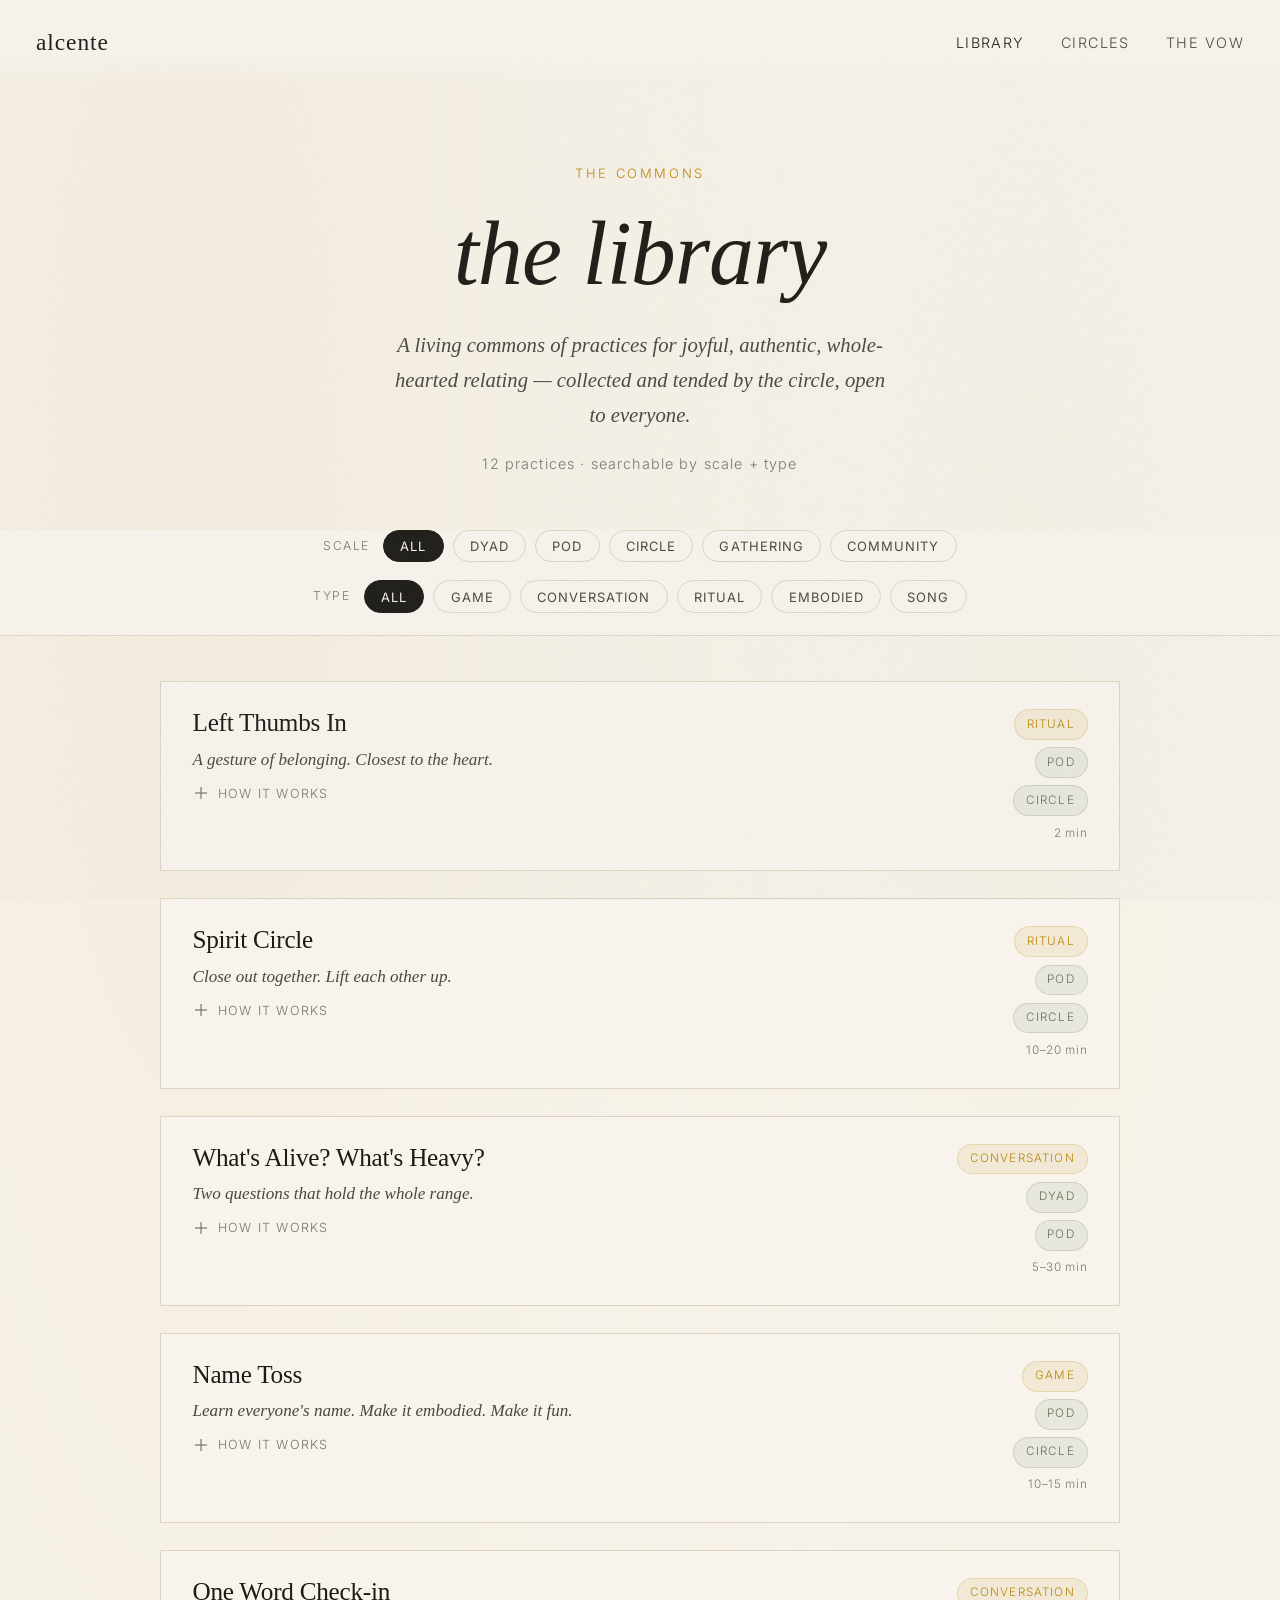
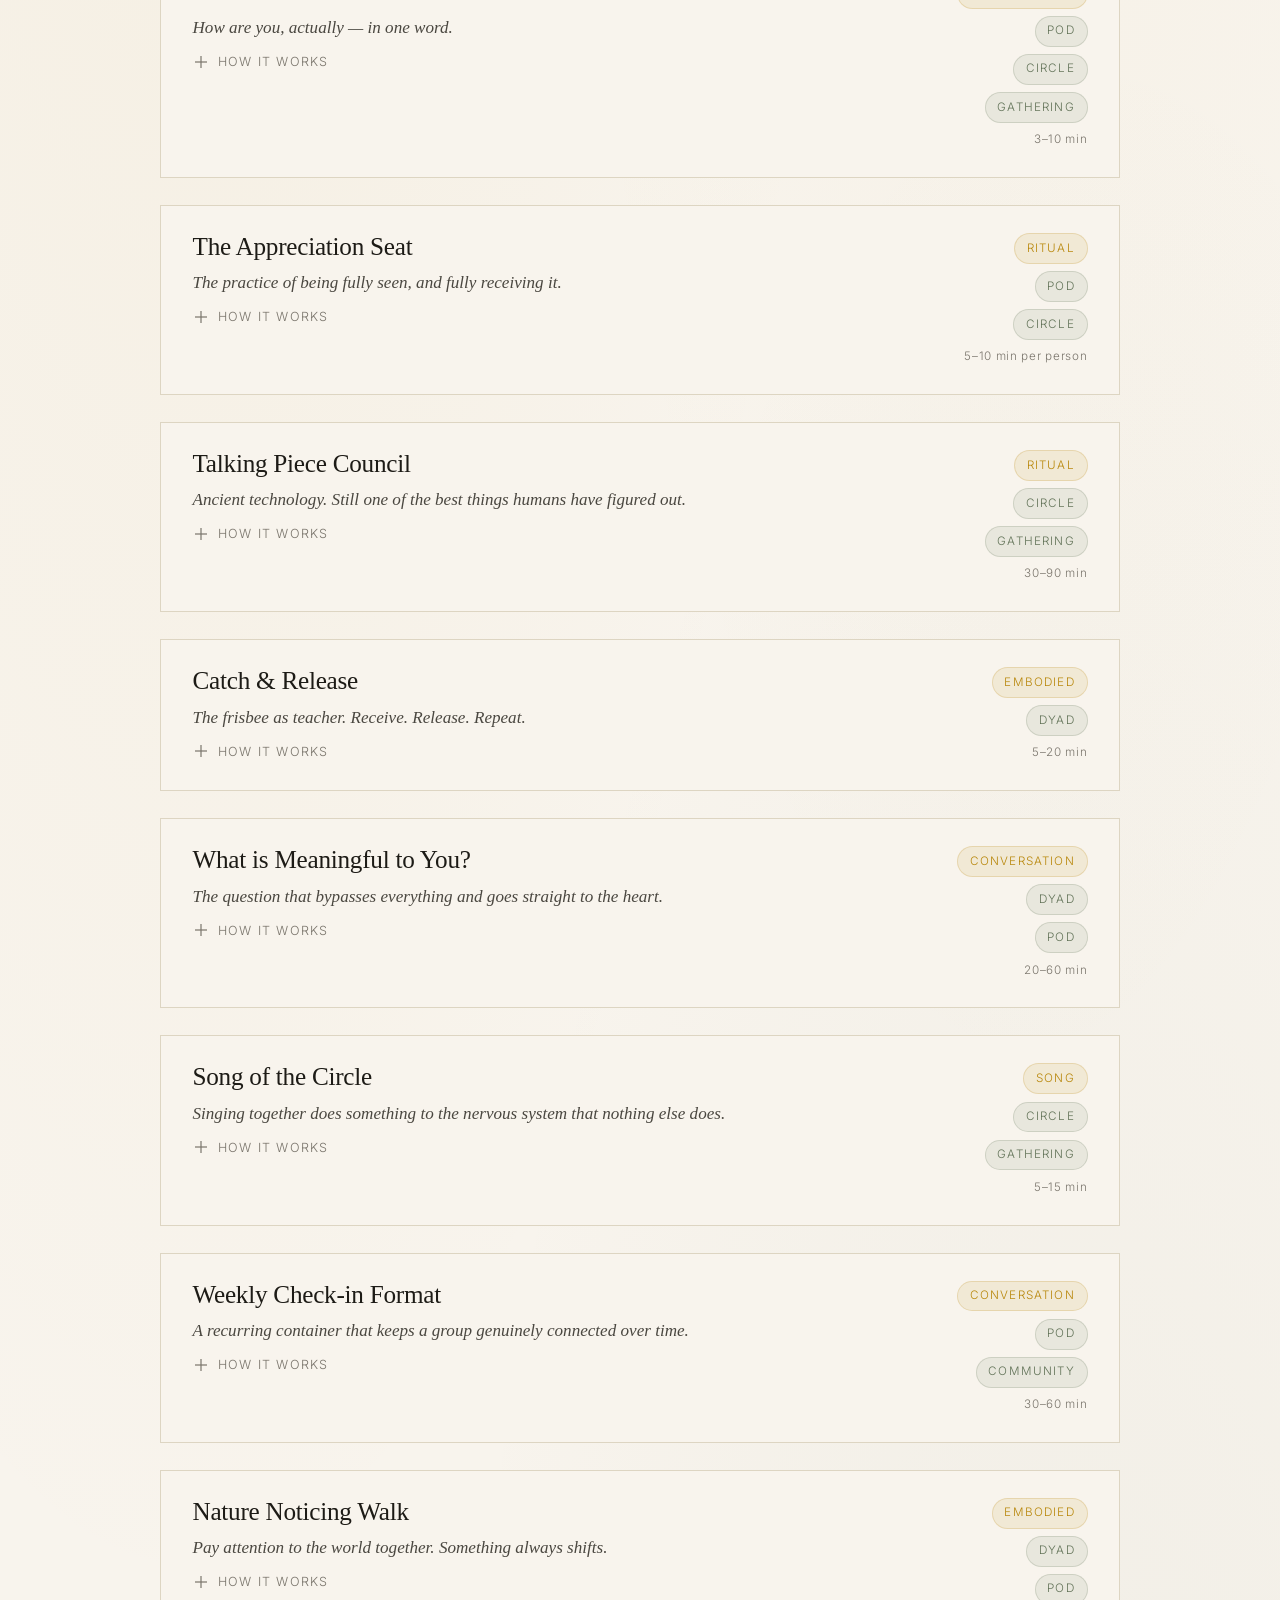
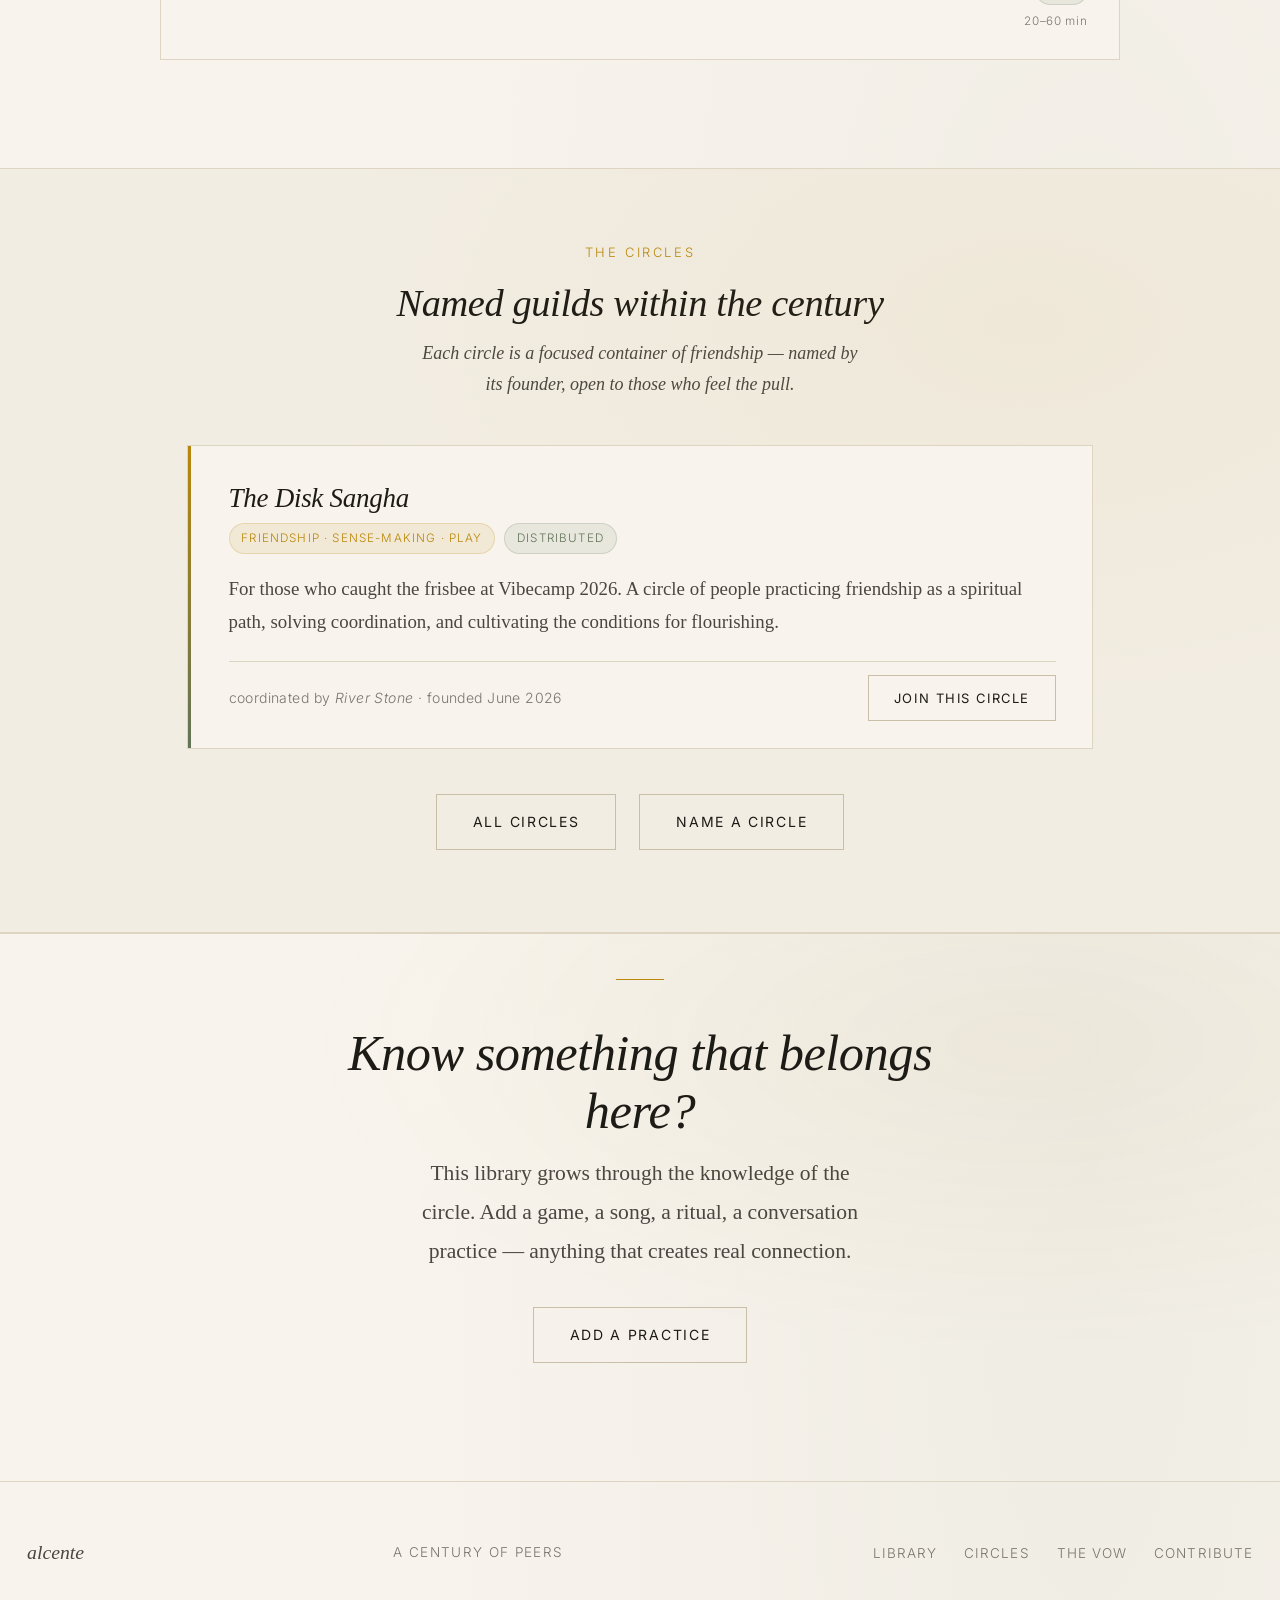
<file: library.html>
<!DOCTYPE html>
<html lang="en">
<head>
  <meta charset="UTF-8">
  <meta name="viewport" content="width=device-width, initial-scale=1.0">
  <title>The Library — alcente</title>
  <meta name="description" content="A commons of practices for joyful, authentic, whole-hearted relating. Games, songs, rituals, conversations — at every scale.">
  <link rel="preconnect" href="https://fonts.googleapis.com">
  <link rel="preconnect" href="https://fonts.gstatic.com" crossorigin>
  <link href="https://fonts.googleapis.com/css2?family=Cormorant+Garant:ital,wght@0,300;0,400;0,500;0,600;1,300;1,400;1,500&family=Inter:wght@300;400;500&display=swap" rel="stylesheet">
  <link rel="stylesheet" href="style.css">
</head>
<body>

  <nav class="nav">
    <a href="/" class="nav__logo">alcente</a>
    <ul class="nav__links">
      <li><a href="library.html" class="active">Library</a></li>
      <li><a href="circles.html">Circles</a></li>
      <li><a href="covenant.html">The Vow</a></li>
    </ul>
  </nav>

  <main>

    <!-- Intro -->
    <header class="library-intro">
      <p class="section__label">The Commons</p>
      <h1 style="font-family: var(--font-serif); font-size: clamp(2.8rem, 8vw, 5rem); font-weight: 300; font-style: italic; margin-bottom: 1.25rem;">
        the library
      </h1>
      <p style="font-family: var(--font-serif); font-size: 1.15rem; font-style: italic; color: var(--ink-mid); max-width: 500px; margin: 0 auto 1rem; line-height: 1.7;">
        A living commons of practices for joyful, authentic, whole-hearted relating —
        collected and tended by the circle, open to everyone.
      </p>
      <p style="font-size: 0.8rem; color: var(--ink-light); letter-spacing: 0.08em;">
        <span id="count"></span> practices · searchable by scale + type
      </p>
    </header>

    <!-- Filter Bar -->
    <div class="filter-bar" id="filter-bar">
      <div class="filter-group">
        <span class="filter-group__label">Scale</span>
        <button class="chip active" data-filter-scale="all">All</button>
        <button class="chip" data-filter-scale="dyad">Dyad</button>
        <button class="chip" data-filter-scale="pod">Pod</button>
        <button class="chip" data-filter-scale="circle">Circle</button>
        <button class="chip" data-filter-scale="gathering">Gathering</button>
        <button class="chip" data-filter-scale="community">Community</button>
      </div>
      <div class="filter-group">
        <span class="filter-group__label">Type</span>
        <button class="chip active" data-filter-type="all">All</button>
        <button class="chip" data-filter-type="game">Game</button>
        <button class="chip" data-filter-type="conversation">Conversation</button>
        <button class="chip" data-filter-type="ritual">Ritual</button>
        <button class="chip" data-filter-type="embodied">Embodied</button>
        <button class="chip" data-filter-type="song">Song</button>
      </div>
    </div>

    <!-- Practice Grid -->
    <section class="practices">
      <div id="practice-grid" class="practices__grid"></div>
      <p id="no-results" class="no-results">
        Nothing here yet for that combination —<br>
        <a href="contribute.html" style="color: var(--gold); text-decoration: underline; text-underline-offset: 3px;">add a practice?</a>
      </p>
    </section>

    <!-- Circles in the library -->
    <section class="section" style="background: var(--cream-mid); border-top: 1px solid var(--border); border-bottom: 1px solid var(--border); padding-top: 4rem; padding-bottom: 4rem;">
      <div class="container container--wide">
        <p class="section__label" style="text-align:center;">The Circles</p>
        <h2 style="font-family:var(--font-serif); font-size:clamp(1.6rem,3vw,2.2rem); font-weight:300; font-style:italic; text-align:center; margin-bottom:0.75rem;">Named guilds within the century</h2>
        <p style="font-family:var(--font-serif); font-size:1rem; font-style:italic; color:var(--ink-mid); text-align:center; max-width:440px; margin:0 auto 0; line-height:1.7;">Each circle is a focused container of friendship — named by its founder, open to those who feel the pull.</p>
        <div class="circles-grid" id="library-circles-grid"></div>
        <div style="text-align:center; margin-top:2.5rem;">
          <a href="circles.html" class="btn btn--ghost" style="margin-right:1rem;">All Circles</a>
          <a href="start-circle.html" class="btn btn--ghost">Name a Circle</a>
        </div>
      </div>
    </section>

    <!-- Contribute CTA -->
    <section class="section" style="text-align: center; padding-top: 0; padding-bottom: 6rem; border-top: 1px solid var(--border);">
      <div class="container">
        <div class="divider"></div>
        <h2 class="section__title fade-up" style="font-style: italic; font-weight: 300; margin-bottom: 0.75rem;">
          Know something that belongs here?
        </h2>
        <p class="section__body fade-up" style="max-width: 460px; margin: 0 auto 2rem;">
          This library grows through the knowledge of the circle. 
          Add a game, a song, a ritual, a conversation practice — anything that creates real connection.
        </p>
        <a href="contribute.html" class="btn btn--ghost fade-up">Add a Practice</a>
      </div>
    </section>

  </main>

  <footer class="footer">
    <div class="footer__logo">alcente</div>
    <span class="footer__tagline">a century of peers</span>
    <ul class="footer__links">
      <li><a href="library.html">Library</a></li>
      <li><a href="circles.html">Circles</a></li>
      <li><a href="covenant.html">The Vow</a></li>
      <li><a href="contribute.html">Contribute</a></li>
    </ul>
  </footer>

  <script src="app.js"></script>
  <script>
    // Update count display
    document.addEventListener('DOMContentLoaded', () => {
      document.getElementById('count').textContent = PRACTICES.length;
    });
  </script>

</body>
</html>
</file>
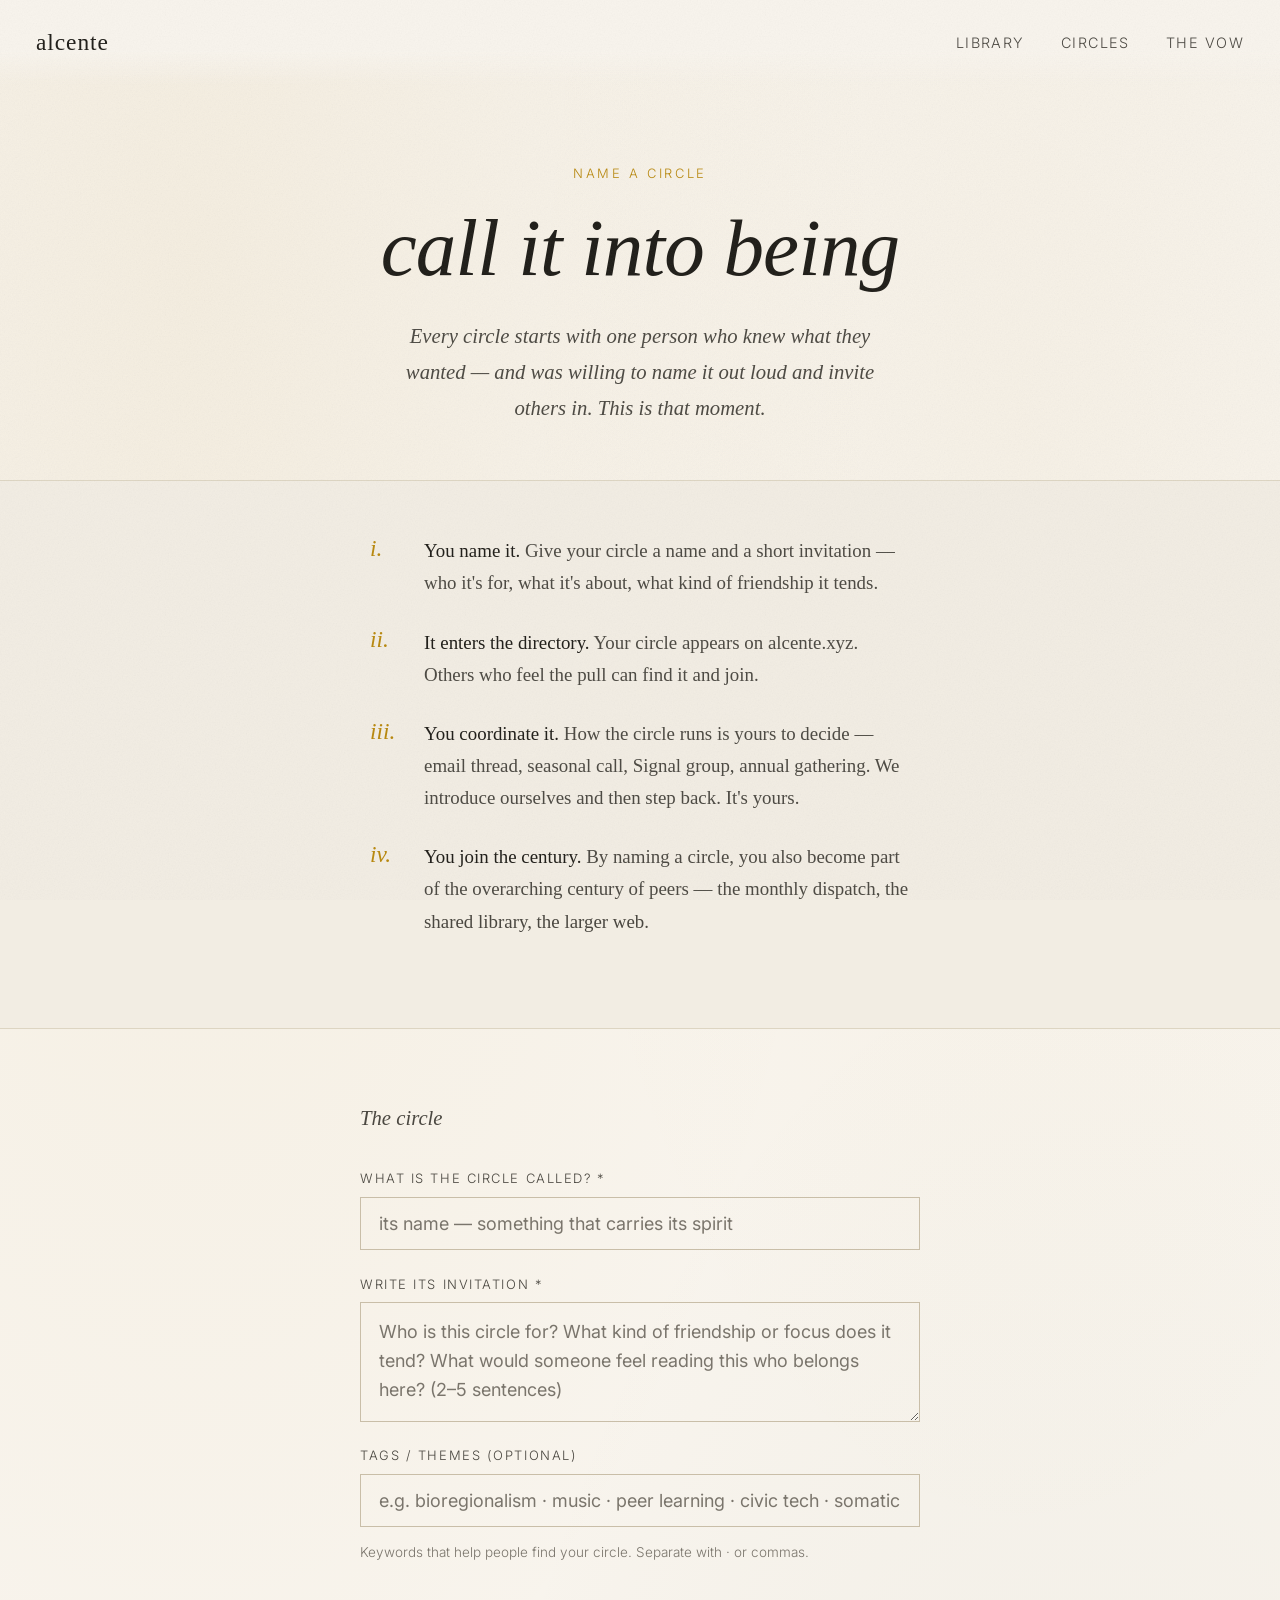
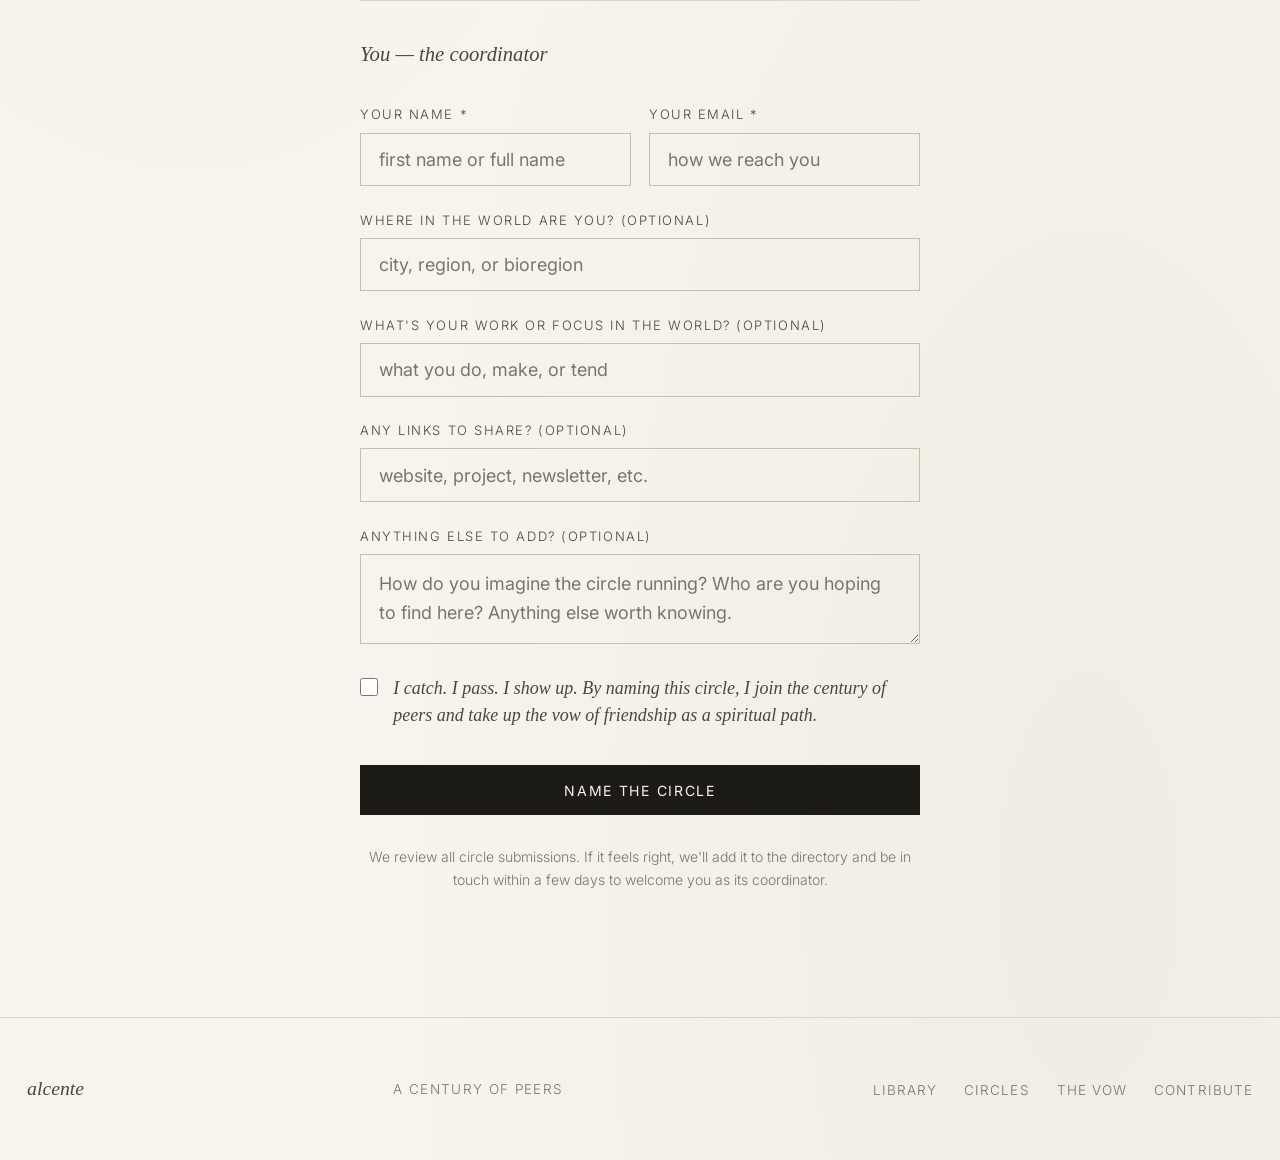
<file: start-circle.html>
<!DOCTYPE html>
<html lang="en">
<head>
  <meta charset="UTF-8">
  <meta name="viewport" content="width=device-width, initial-scale=1.0">
  <title>Name a Circle — alcente</title>
  <meta name="description" content="Name the circle of peers you most want to invite or sustain. Give it a shape, an invitation, a home.">
  <link rel="preconnect" href="https://fonts.googleapis.com">
  <link rel="preconnect" href="https://fonts.gstatic.com" crossorigin>
  <link href="https://fonts.googleapis.com/css2?family=Cormorant+Garant:ital,wght@0,300;0,400;0,500;0,600;1,300;1,400;1,500&family=Inter:wght@300;400;500&display=swap" rel="stylesheet">
  <link rel="stylesheet" href="style.css">
</head>
<body>

  <nav class="nav">
    <a href="/" class="nav__logo">alcente</a>
    <ul class="nav__links">
      <li><a href="library.html">Library</a></li>
      <li><a href="circles.html">Circles</a></li>
      <li><a href="covenant.html">The Vow</a></li>
    </ul>
  </nav>

  <main>

    <!-- Intro -->
    <header style="padding: 9rem 1.5rem 3rem; text-align: center;">
      <p class="section__label">Name a Circle</p>
      <h1 style="font-family: var(--font-serif); font-size: clamp(2.5rem, 7vw, 4.5rem); font-weight: 300; font-style: italic; margin-bottom: 1.25rem;">
        call it into being
      </h1>
      <p style="font-family: var(--font-serif); font-size: 1.15rem; font-style: italic; color: var(--ink-mid); max-width: 500px; margin: 0 auto; line-height: 1.75;">
        Every circle starts with one person who knew what they wanted — 
        and was willing to name it out loud and invite others in.
        This is that moment.
      </p>
    </header>

    <!-- What this means -->
    <section style="padding: 1rem 1.5rem 3rem; background: var(--cream-mid); border-top: 1px solid var(--border); border-bottom: 1px solid var(--border);">
      <div class="container">
        <ul class="circle-means__items" style="margin: 2rem auto;">
          <li class="circle-means__item fade-up">
            <span class="circle-means__num">i.</span>
            <span class="circle-means__desc">
              <strong style="color:var(--ink); font-weight:500;">You name it.</strong>
              Give your circle a name and a short invitation — who it's for, what it's about, what kind of friendship it tends.
            </span>
          </li>
          <li class="circle-means__item fade-up">
            <span class="circle-means__num">ii.</span>
            <span class="circle-means__desc">
              <strong style="color:var(--ink); font-weight:500;">It enters the directory.</strong>
              Your circle appears on alcente.xyz. Others who feel the pull can find it and join.
            </span>
          </li>
          <li class="circle-means__item fade-up">
            <span class="circle-means__num">iii.</span>
            <span class="circle-means__desc">
              <strong style="color:var(--ink); font-weight:500;">You coordinate it.</strong>
              How the circle runs is yours to decide — email thread, seasonal call, Signal group, annual gathering.
              We introduce ourselves and then step back. It's yours.
            </span>
          </li>
          <li class="circle-means__item fade-up">
            <span class="circle-means__num">iv.</span>
            <span class="circle-means__desc">
              <strong style="color:var(--ink); font-weight:500;">You join the century.</strong>
              By naming a circle, you also become part of the overarching century of peers —
              the monthly dispatch, the shared library, the larger web.
            </span>
          </li>
        </ul>
      </div>
    </section>

    <!-- The Form -->
    <!--
      SETUP: Replace with your Formspree endpoint for circle submissions.
      Create a third form at formspree.io called "alcente-circles"
      and paste its endpoint below.
    -->
    <section style="padding: 4rem 1.5rem 7rem;">
      <div class="container">

        <!-- Success state -->
        <div class="form__success" id="form-success">
          <div style="margin-bottom: 1.5rem;">
            <svg width="48" height="48" viewBox="0 0 48 48" fill="none" xmlns="http://www.w3.org/2000/svg" style="margin: 0 auto 1rem;">
              <circle cx="24" cy="24" r="23" stroke="#B8870B" stroke-width="1"/>
              <circle cx="24" cy="24" r="3" fill="#B8870B" opacity="0.5"/>
            </svg>
          </div>
          <p class="form__success-title">Your circle has been named.</p>
          <p style="font-family: var(--font-serif); font-size: 1.1rem; font-style: italic; color: var(--ink-mid); line-height: 1.7; max-width: 400px; margin: 0 auto 2rem;">
            We'll review it and be in touch within a few days to welcome you
            as its coordinator and add it to the directory.
          </p>
          <a href="circles.html" class="btn btn--ghost">See All Circles</a>
        </div>

        <!-- The form -->
        <form
          class="form"
          id="circle-form"
          action="https://formspree.io/f/mvznnarr"
          method="POST"
          style="max-width: 560px;"
        >
          <input type="hidden" name="_subject" value="New circle named — alcente">

          <!-- The circle -->
          <p style="font-family: var(--font-serif); font-size: 1.15rem; font-style: italic; color: var(--ink-mid); margin-bottom: 0.5rem;">
            The circle
          </p>

          <div class="form__field">
            <label class="form__label" for="circle-name">What is the circle called? *</label>
            <input class="form__input" type="text" id="circle-name" name="circle_name"
              placeholder="its name — something that carries its spirit"
              required autocomplete="off">
          </div>

          <div class="form__field">
            <label class="form__label" for="invitation">Write its invitation *</label>
            <textarea class="form__textarea" id="invitation" name="invitation"
              placeholder="Who is this circle for? What kind of friendship or focus does it tend? What would someone feel reading this who belongs here? (2–5 sentences)"
              required style="min-height: 120px;"></textarea>
          </div>

          <div class="form__field">
            <label class="form__label" for="focus">Tags / themes (optional)</label>
            <input class="form__input" type="text" id="focus" name="focus"
              placeholder="e.g. bioregionalism · music · peer learning · civic tech · somatic practice"
              autocomplete="off">
            <p style="font-size:0.75rem; color:var(--ink-light); margin-top:0.35rem;">
              Keywords that help people find your circle. Separate with · or commas.
            </p>
          </div>

          <div style="width: 100%; height: 1px; background: var(--border); margin: 0.75rem 0;"></div>

          <!-- The coordinator -->
          <p style="font-family: var(--font-serif); font-size: 1.15rem; font-style: italic; color: var(--ink-mid); margin-bottom: 0.5rem;">
            You — the coordinator
          </p>

          <div class="form__row">
            <div class="form__field">
              <label class="form__label" for="your-name">Your name *</label>
              <input class="form__input" type="text" id="your-name" name="your_name"
                placeholder="first name or full name" required autocomplete="name">
            </div>
            <div class="form__field">
              <label class="form__label" for="your-email">Your email *</label>
              <input class="form__input" type="email" id="your-email" name="your_email"
                placeholder="how we reach you" required autocomplete="email">
            </div>
          </div>

          <div class="form__field">
            <label class="form__label" for="location">Where in the world are you? (optional)</label>
            <input class="form__input" type="text" id="location" name="location"
              placeholder="city, region, or bioregion" autocomplete="off">
          </div>

          <div class="form__field">
            <label class="form__label" for="your-work">What's your work or focus in the world? (optional)</label>
            <input class="form__input" type="text" id="your-work" name="your_work"
              placeholder="what you do, make, or tend" autocomplete="off">
          </div>

          <div class="form__field">
            <label class="form__label" for="links">Any links to share? (optional)</label>
            <input class="form__input" type="text" id="links" name="links"
              placeholder="website, project, newsletter, etc." autocomplete="off">
          </div>

          <div class="form__field">
            <label class="form__label" for="notes">Anything else to add? (optional)</label>
            <textarea class="form__textarea" id="notes" name="notes"
              placeholder="How do you imagine the circle running? Who are you hoping to find here? Anything else worth knowing."
              style="min-height: 80px;"></textarea>
          </div>

          <div class="form__field" style="margin-top: 0.5rem;">
            <label class="form__checkbox">
              <input type="checkbox" name="vow_taken" required>
              <span class="form__checkbox-text">
                I catch. I pass. I show up. By naming this circle, I join the century of peers
                and take up the vow of friendship as a spiritual path.
              </span>
            </label>
          </div>

          <button type="submit" class="btn btn--primary" style="margin-top: 0.75rem; width: 100%;">
            Name the Circle
          </button>

          <p class="form__note">
            We review all circle submissions. If it feels right, we'll add it to the directory
            and be in touch within a few days to welcome you as its coordinator.
          </p>

        </form>
      </div>
    </section>

  </main>

  <footer class="footer">
    <div class="footer__logo">alcente</div>
    <span class="footer__tagline">a century of peers</span>
    <ul class="footer__links">
      <li><a href="library.html">Library</a></li>
      <li><a href="circles.html">Circles</a></li>
      <li><a href="covenant.html">The Vow</a></li>
      <li><a href="contribute.html">Contribute</a></li>
    </ul>
  </footer>

  <script src="app.js"></script>
  <script>
    const form = document.getElementById('circle-form');
    const success = document.getElementById('form-success');

    form.addEventListener('submit', async (e) => {
      e.preventDefault();
      const action = form.getAttribute('action');

      if (action === 'https://formspree.io/f/mvznnarr') {
        form.style.display = 'none';
        success.classList.add('show');
        return;
      }

      const data = new FormData(form);
      try {
        const res = await fetch(action, {
          method: 'POST', body: data, headers: { 'Accept': 'application/json' }
        });
        if (res.ok) { form.style.display = 'none'; success.classList.add('show'); }
        else { alert('Something went wrong. Please try again.'); }
      } catch { alert('Could not submit. Check your connection.'); }
    });
  </script>

</body>
</html>
</file>
<file: style.css>
/* ============================================
   ALCENTE — Design System
   a century of peers
   ============================================ */

@import url('https://fonts.googleapis.com/css2?family=Cormorant+Garant:ital,wght@0,300;0,400;0,500;0,600;1,300;1,400;1,500&family=Inter:wght@300;400;500&display=swap');

/* --- Tokens --- */
:root {
  --cream:      #F8F4ED;
  --cream-dark: #EDE6D6;
  --cream-mid:  #F2EDE3;
  --ink:        #1D1B16;
  --ink-mid:    #4A4740;
  --ink-light:  #7A756C;
  --gold:       #B8870B;
  --gold-pale:  rgba(184, 135, 11, 0.10);
  --gold-warm:  #C9A040;
  --sage:       #627358;
  --sage-pale:  rgba(98, 115, 88, 0.10);
  --border:     #DDD5C2;
  --border-mid: #C9BEA8;

  --font-serif: 'Cormorant Garant', Georgia, serif;
  --font-sans:  'Inter', system-ui, -apple-system, sans-serif;

  --ease-out: cubic-bezier(0.22, 1, 0.36, 1);
  --ease-in-out: cubic-bezier(0.65, 0, 0.35, 1);

  --max-prose: 660px;
  --max-wide:  960px;
}

/* --- Reset --- */
*, *::before, *::after { box-sizing: border-box; margin: 0; padding: 0; }

html {
  font-size: 18px;
  scroll-behavior: smooth;
  -webkit-font-smoothing: antialiased;
  -moz-osx-font-smoothing: grayscale;
}

body {
  background-color: var(--cream);
  background-image:
    radial-gradient(ellipse at 15% 10%, rgba(196, 154, 47, 0.07) 0%, transparent 45%),
    radial-gradient(ellipse at 85% 90%, rgba(98, 115, 88, 0.06) 0%, transparent 45%),
    radial-gradient(ellipse at 80% 15%, rgba(196, 154, 47, 0.04) 0%, transparent 35%);
  color: var(--ink);
  font-family: var(--font-sans);
  font-weight: 300;
  line-height: 1.7;
  min-height: 100vh;
}

/* Grain overlay */
body::after {
  content: '';
  position: fixed;
  inset: 0;
  background-image: url("data:image/svg+xml,%3Csvg xmlns='http://www.w3.org/2000/svg' width='300' height='300'%3E%3Cfilter id='n'%3E%3CfeTurbulence type='fractalNoise' baseFrequency='0.72' numOctaves='4' stitchTiles='stitch'/%3E%3CfeColorMatrix type='saturate' values='0'/%3E%3C/filter%3E%3Crect width='300' height='300' filter='url(%23n)' opacity='0.07'/%3E%3C/svg%3E");
  pointer-events: none;
  z-index: 9999;
  opacity: 1;
}

img, svg { display: block; max-width: 100%; }
a { color: inherit; text-decoration: none; }
button { cursor: pointer; font-family: inherit; }

/* --- Typography --- */
h1, h2, h3, h4 {
  font-family: var(--font-serif);
  font-weight: 400;
  line-height: 1.15;
  letter-spacing: -0.01em;
}

h1 { font-size: clamp(2.8rem, 8vw, 5.5rem); }
h2 { font-size: clamp(1.8rem, 4vw, 2.8rem); }
h3 { font-size: clamp(1.3rem, 3vw, 1.8rem); }

p { font-size: 1rem; color: var(--ink-mid); }

.serif { font-family: var(--font-serif); }
.italic { font-style: italic; }
.gold { color: var(--gold); }
.sage { color: var(--sage); }
.light { color: var(--ink-light); }
.small { font-size: 0.78rem; letter-spacing: 0.08em; text-transform: uppercase; }

/* --- Layout --- */
.container {
  width: 100%;
  max-width: var(--max-prose);
  margin: 0 auto;
  padding: 0 1.5rem;
}

.container--wide {
  max-width: var(--max-wide);
}

/* --- Navigation --- */
.nav {
  position: fixed;
  top: 0;
  left: 0;
  right: 0;
  z-index: 100;
  padding: 1.25rem 2rem;
  display: flex;
  align-items: center;
  justify-content: space-between;
  background: linear-gradient(to bottom, var(--cream) 60%, transparent);
}

.nav__logo {
  font-family: var(--font-serif);
  font-size: 1.3rem;
  font-weight: 500;
  letter-spacing: 0.04em;
  color: var(--ink);
  transition: opacity 0.2s;
}
.nav__logo:hover { opacity: 0.6; }

.nav__links {
  display: flex;
  gap: 2rem;
  list-style: none;
}

.nav__links a {
  font-size: 0.8rem;
  letter-spacing: 0.1em;
  text-transform: uppercase;
  color: var(--ink-mid);
  transition: color 0.2s;
}
.nav__links a:hover,
.nav__links a.active { color: var(--ink); }

/* --- Hero --- */
.hero {
  min-height: 100svh;
  display: flex;
  flex-direction: column;
  align-items: center;
  justify-content: center;
  text-align: center;
  padding: 6rem 1.5rem 4rem;
  position: relative;
  background:
    radial-gradient(ellipse at 50% 38%, rgba(196, 154, 47, 0.13) 0%, transparent 55%),
    radial-gradient(ellipse at 50% 60%, #1f2918 0%, #111709 50%, #0a0f06 100%);
  overflow: hidden;
}

.hero::before {
  content: '';
  position: absolute;
  inset: 0;
  background:
    radial-gradient(ellipse at 30% 20%, rgba(98, 115, 88, 0.08) 0%, transparent 40%),
    radial-gradient(ellipse at 70% 80%, rgba(196, 154, 47, 0.05) 0%, transparent 35%);
  pointer-events: none;
}

.hero__disk {
  width: min(280px, 70vw);
  height: min(280px, 70vw);
  margin: 0 auto 3rem;
  animation: breathe 7s var(--ease-in-out) infinite;
}

.disk-ring-outer {
  animation: rotate 90s linear infinite;
  transform-origin: center;
}
.disk-ring-inner {
  animation: rotate 50s linear infinite reverse;
  transform-origin: center;
}

.hero__eyebrow {
  font-size: 0.72rem;
  letter-spacing: 0.2em;
  text-transform: uppercase;
  color: var(--gold);
  margin-bottom: 1.2rem;
}

.hero__title {
  font-family: var(--font-serif);
  font-size: clamp(3.2rem, 10vw, 6.5rem);
  font-weight: 300;
  font-style: italic;
  color: #F8F4ED;
  line-height: 1.05;
  margin-bottom: 1.5rem;
  text-shadow: 0 2px 40px rgba(0, 0, 0, 0.4);
}

.hero__sub {
  font-family: var(--font-serif);
  font-size: clamp(1.1rem, 2.5vw, 1.4rem);
  color: rgba(248, 244, 237, 0.62);
  font-style: italic;
  max-width: 480px;
  margin: 0 auto 3rem;
  line-height: 1.6;
}

.hero__ctas {
  display: flex;
  gap: 1rem;
  flex-wrap: wrap;
  justify-content: center;
}

.hero__scroll {
  position: absolute;
  bottom: 2rem;
  left: 50%;
  transform: translateX(-50%);
  font-size: 0.7rem;
  letter-spacing: 0.15em;
  text-transform: uppercase;
  color: rgba(248, 244, 237, 0.35);
  display: flex;
  flex-direction: column;
  align-items: center;
  gap: 0.5rem;
  animation: float 3s ease-in-out infinite;
}
.hero__scroll::after {
  content: '';
  width: 1px;
  height: 40px;
  background: linear-gradient(to bottom, rgba(248, 244, 237, 0.35), transparent);
}

/* --- Buttons --- */
.btn {
  display: inline-block;
  padding: 0.85rem 2rem;
  font-family: var(--font-sans);
  font-size: 0.78rem;
  font-weight: 400;
  letter-spacing: 0.12em;
  text-transform: uppercase;
  border: 1px solid currentColor;
  transition: all 0.25s var(--ease-out);
  position: relative;
  overflow: hidden;
}

.btn--primary {
  background: var(--ink);
  color: var(--cream);
  border-color: var(--ink);
}
.btn--primary:hover {
  background: var(--gold);
  border-color: var(--gold);
  color: var(--cream);
  transform: translateY(-2px);
}

.btn--ghost {
  background: transparent;
  color: var(--ink);
  border-color: var(--border-mid);
}
.btn--ghost:hover {
  border-color: var(--ink);
  transform: translateY(-2px);
}

/* Hero-specific button overrides (dark background) */
.hero .btn--primary {
  background: var(--gold);
  border-color: var(--gold);
  color: #0a0f06;
}
.hero .btn--primary:hover {
  background: var(--gold-warm);
  border-color: var(--gold-warm);
  color: #0a0f06;
}
.hero .btn--ghost {
  color: rgba(248, 244, 237, 0.7);
  border-color: rgba(248, 244, 237, 0.22);
  background: transparent;
}
.hero .btn--ghost:hover {
  color: #F8F4ED;
  border-color: rgba(248, 244, 237, 0.65);
  background: transparent;
  transform: translateY(-2px);
}

/* --- Divider --- */
.divider {
  width: 48px;
  height: 1px;
  background: var(--gold);
  margin: 2.5rem auto;
}
.divider--left { margin-left: 0; }

/* --- Section --- */
.section {
  padding: 6rem 1.5rem;
  position: relative;
}

.section::before {
  content: '';
  position: absolute;
  inset: 0;
  background: radial-gradient(ellipse at 80% 20%, rgba(196, 154, 47, 0.055) 0%, transparent 50%);
  pointer-events: none;
}

.section__label {
  font-size: 0.72rem;
  letter-spacing: 0.2em;
  text-transform: uppercase;
  color: var(--gold);
  margin-bottom: 1rem;
}

.section__title {
  margin-bottom: 1.5rem;
}

.section__body {
  font-family: var(--font-serif);
  font-size: clamp(1.05rem, 2vw, 1.2rem);
  color: var(--ink-mid);
  line-height: 1.8;
}

/* --- About split (homepage) --- */
.about {
  background:
    radial-gradient(ellipse at 15% 50%, rgba(98, 115, 88, 0.09) 0%, transparent 45%),
    radial-gradient(ellipse at 85% 20%, rgba(196, 154, 47, 0.07) 0%, transparent 40%),
    var(--cream-mid);
  border-top: 1px solid var(--border);
  border-bottom: 1px solid var(--border);
}

.about__grid {
  display: grid;
  grid-template-columns: 1fr 1fr;
  gap: 4rem;
  align-items: center;
}

.about__text p + p { margin-top: 1rem; }

.about__values {
  list-style: none;
  display: flex;
  flex-direction: column;
  gap: 1.5rem;
}

.about__value {
  border-left: 2px solid var(--gold);
  padding-left: 1.5rem;
}

.about__value-title {
  font-family: var(--font-serif);
  font-size: 1.2rem;
  font-style: italic;
  margin-bottom: 0.25rem;
  color: var(--ink);
}

.about__value-desc {
  font-size: 0.9rem;
  color: var(--ink-mid);
  line-height: 1.6;
}

/* --- Vow / Covenant page --- */
.page-hero {
  padding: 9rem 1.5rem 4rem;
  text-align: center;
}

.vow {
  padding: 4rem 1.5rem 6rem;
  background: var(--cream);
}

.vow__text {
  font-family: var(--font-serif);
  font-size: clamp(1.4rem, 3.5vw, 2rem);
  font-style: italic;
  line-height: 2;
  color: var(--ink);
  text-align: center;
  max-width: 560px;
  margin: 0 auto;
}

.vow__line {
  display: block;
  opacity: 0;
  transform: translateY(12px);
  transition: opacity 0.6s var(--ease-out), transform 0.6s var(--ease-out);
}

.vow__line.visible {
  opacity: 1;
  transform: translateY(0);
}

.vow__signature {
  font-family: var(--font-serif);
  font-size: 0.9rem;
  color: var(--gold);
  letter-spacing: 0.1em;
  text-transform: uppercase;
  margin-top: 2.5rem;
  text-align: center;
}

/* What the circle means */
.circle-means {
  padding: 4rem 1.5rem;
  background: var(--cream-mid);
  border-top: 1px solid var(--border);
  border-bottom: 1px solid var(--border);
}

.circle-means__items {
  list-style: none;
  display: flex;
  flex-direction: column;
  gap: 1.5rem;
  max-width: 540px;
  margin: 0 auto;
}

.circle-means__item {
  display: grid;
  grid-template-columns: 2rem 1fr;
  gap: 1rem;
  align-items: start;
}

.circle-means__num {
  font-family: var(--font-serif);
  font-style: italic;
  font-size: 1.3rem;
  color: var(--gold);
  line-height: 1;
  padding-top: 0.1rem;
}

.circle-means__desc {
  font-family: var(--font-serif);
  font-size: 1.05rem;
  color: var(--ink-mid);
  line-height: 1.7;
}

/* Join form */
.join {
  padding: 5rem 1.5rem 7rem;
}

.form {
  max-width: 480px;
  margin: 0 auto;
  display: flex;
  flex-direction: column;
  gap: 1.25rem;
}

.form__field {
  display: flex;
  flex-direction: column;
  gap: 0.4rem;
}

.form__label {
  font-size: 0.72rem;
  letter-spacing: 0.12em;
  text-transform: uppercase;
  color: var(--ink-mid);
}

.form__input {
  background: transparent;
  border: 1px solid var(--border-mid);
  border-radius: 0;
  padding: 0.85rem 1rem;
  font-family: var(--font-sans);
  font-size: 1rem;
  color: var(--ink);
  transition: border-color 0.2s;
  width: 100%;
  outline: none;
}

.form__input:focus { border-color: var(--ink); }
.form__input::placeholder { color: var(--ink-light); }

.form__checkbox {
  display: flex;
  align-items: flex-start;
  gap: 0.85rem;
  cursor: pointer;
}

.form__checkbox input[type="checkbox"] {
  width: 18px;
  height: 18px;
  flex-shrink: 0;
  margin-top: 0.15rem;
  accent-color: var(--gold);
  cursor: pointer;
}

.form__checkbox-text {
  font-family: var(--font-serif);
  font-size: 1rem;
  font-style: italic;
  color: var(--ink-mid);
  line-height: 1.5;
}

.form__note {
  font-size: 0.78rem;
  color: var(--ink-light);
  line-height: 1.6;
  text-align: center;
  margin-top: 0.5rem;
}

.form__success {
  display: none;
  text-align: center;
  padding: 3rem;
  border: 1px solid var(--border);
}

.form__success.show { display: block; }

.form__success-title {
  font-family: var(--font-serif);
  font-size: 2rem;
  font-style: italic;
  margin-bottom: 0.75rem;
}

/* --- Library page --- */
.library-intro {
  padding: 9rem 1.5rem 3rem;
  text-align: center;
}

.filter-bar {
  padding: 0 1.5rem 2.5rem;
  display: flex;
  flex-direction: column;
  gap: 1rem;
  align-items: center;
  position: sticky;
  top: 64px;
  background: var(--cream);
  z-index: 10;
  border-bottom: 1px solid var(--border);
  padding-bottom: 1.25rem;
}

.filter-group {
  display: flex;
  align-items: center;
  gap: 0.5rem;
  flex-wrap: wrap;
  justify-content: center;
}

.filter-group__label {
  font-size: 0.68rem;
  letter-spacing: 0.12em;
  text-transform: uppercase;
  color: var(--ink-light);
  margin-right: 0.25rem;
}

.chip {
  font-family: var(--font-sans);
  font-size: 0.72rem;
  font-weight: 400;
  letter-spacing: 0.08em;
  text-transform: uppercase;
  padding: 0.4rem 0.9rem;
  border: 1px solid var(--border);
  background: transparent;
  color: var(--ink-mid);
  cursor: pointer;
  transition: all 0.18s;
  border-radius: 100px;
}

.chip:hover { border-color: var(--ink-mid); color: var(--ink); }
.chip.active {
  background: var(--ink);
  border-color: var(--ink);
  color: var(--cream);
}

/* Practice grid */
.practices {
  padding: 2.5rem 1.5rem 6rem;
}

.practices__grid {
  display: grid;
  gap: 1.5rem;
  max-width: var(--max-wide);
  margin: 0 auto;
}

.practice-card {
  border: 1px solid var(--border);
  background: var(--cream);
  transition: border-color 0.2s, box-shadow 0.2s;
  cursor: pointer;
}

.practice-card:hover {
  border-color: var(--border-mid);
  box-shadow: 0 4px 24px rgba(0,0,0,0.05);
}

.practice-card.hidden {
  display: none;
}

.practice-card__header {
  padding: 1.5rem 1.75rem;
  display: grid;
  grid-template-columns: 1fr auto;
  gap: 1rem;
  align-items: start;
}

.practice-card__title {
  font-family: var(--font-serif);
  font-size: 1.4rem;
  font-weight: 400;
  color: var(--ink);
  margin-bottom: 0.35rem;
}

.practice-card__tagline {
  font-family: var(--font-serif);
  font-size: 0.95rem;
  font-style: italic;
  color: var(--ink-mid);
}

.practice-card__meta {
  display: flex;
  flex-direction: column;
  align-items: flex-end;
  gap: 0.4rem;
}

.badge {
  font-size: 0.65rem;
  letter-spacing: 0.1em;
  text-transform: uppercase;
  padding: 0.25rem 0.65rem;
  border-radius: 100px;
  white-space: nowrap;
}

.badge--type {
  background: var(--gold-pale);
  color: var(--gold);
  border: 1px solid rgba(184,135,11,0.2);
}

.badge--scale {
  background: var(--sage-pale);
  color: var(--sage);
  border: 1px solid rgba(98,115,88,0.2);
}

.badge--time {
  font-size: 0.65rem;
  color: var(--ink-light);
  letter-spacing: 0.06em;
}

.practice-card__body {
  max-height: 0;
  overflow: hidden;
  transition: max-height 0.5s var(--ease-out);
}

.practice-card__body.open {
  max-height: 800px;
}

.practice-card__inner {
  padding: 0 1.75rem 1.75rem;
  border-top: 1px solid var(--border);
  display: grid;
  gap: 1.5rem;
}

.practice-card__section-label {
  font-size: 0.65rem;
  letter-spacing: 0.14em;
  text-transform: uppercase;
  color: var(--gold);
  margin-bottom: 0.5rem;
}

.practice-card__desc {
  font-family: var(--font-serif);
  font-size: 1rem;
  color: var(--ink-mid);
  line-height: 1.7;
}

.practice-card__steps {
  list-style: none;
  display: flex;
  flex-direction: column;
  gap: 0.6rem;
  counter-reset: steps;
}

.practice-card__steps li {
  counter-increment: steps;
  display: grid;
  grid-template-columns: 1.5rem 1fr;
  gap: 0.75rem;
  font-family: var(--font-serif);
  font-size: 1rem;
  color: var(--ink-mid);
  line-height: 1.6;
}

.practice-card__steps li::before {
  content: counter(steps) ".";
  color: var(--gold);
  font-style: italic;
  font-size: 0.95rem;
}

.practice-card__when,
.practice-card__source {
  font-size: 0.85rem;
  color: var(--ink-light);
  font-style: italic;
  line-height: 1.6;
}

.practice-card__expand {
  display: flex;
  align-items: center;
  gap: 0.5rem;
  font-size: 0.7rem;
  letter-spacing: 0.1em;
  text-transform: uppercase;
  color: var(--ink-light);
  margin-top: 0.5rem;
  transition: color 0.2s;
}
.practice-card:hover .practice-card__expand { color: var(--ink); }

.expand-icon {
  width: 16px;
  height: 16px;
  transition: transform 0.3s var(--ease-out);
}
.practice-card.open .expand-icon { transform: rotate(45deg); }

.no-results {
  text-align: center;
  padding: 4rem 1.5rem;
  font-family: var(--font-serif);
  font-size: 1.2rem;
  font-style: italic;
  color: var(--ink-light);
  display: none;
}

.no-results.show { display: block; }

/* --- Contribute page --- */
.contribute-intro {
  padding: 9rem 1.5rem 4rem;
  text-align: center;
}

.contribute-form {
  padding: 2rem 1.5rem 7rem;
}

.form__select {
  background: transparent;
  border: 1px solid var(--border-mid);
  padding: 0.85rem 1rem;
  font-family: var(--font-sans);
  font-size: 1rem;
  color: var(--ink);
  width: 100%;
  outline: none;
  cursor: pointer;
  transition: border-color 0.2s;
  appearance: none;
  background-image: url("data:image/svg+xml,%3Csvg xmlns='http://www.w3.org/2000/svg' width='12' height='8' viewBox='0 0 12 8'%3E%3Cpath d='M1 1l5 5 5-5' stroke='%234A4740' fill='none' stroke-width='1.5'/%3E%3C/svg%3E");
  background-repeat: no-repeat;
  background-position: right 1rem center;
}

.form__select:focus { border-color: var(--ink); }

.form__textarea {
  background: transparent;
  border: 1px solid var(--border-mid);
  padding: 0.85rem 1rem;
  font-family: var(--font-sans);
  font-size: 1rem;
  color: var(--ink);
  width: 100%;
  outline: none;
  resize: vertical;
  min-height: 120px;
  transition: border-color 0.2s;
  line-height: 1.6;
}
.form__textarea:focus { border-color: var(--ink); }
.form__textarea::placeholder { color: var(--ink-light); }

.form__row {
  display: grid;
  grid-template-columns: 1fr 1fr;
  gap: 1rem;
}

/* --- Circles --- */
.circles-grid {
  display: grid;
  gap: 1.5rem;
  max-width: var(--max-wide);
  margin: 2.5rem auto 0;
}

.circle-card {
  border: 1px solid var(--border);
  padding: 2rem 2rem 1.5rem 2.25rem;
  position: relative;
  display: grid;
  gap: 1rem;
  transition: border-color 0.2s, box-shadow 0.2s;
  background: var(--cream);
}

.circle-card::before {
  content: '';
  position: absolute;
  left: 0;
  top: 0;
  bottom: 0;
  width: 3px;
  background: linear-gradient(to bottom, var(--gold), var(--sage));
}

.circle-card:hover {
  border-color: var(--border-mid);
  box-shadow: 0 4px 24px rgba(0, 0, 0, 0.06);
}

.circle-card__header {
  display: flex;
  align-items: flex-start;
  justify-content: space-between;
  gap: 1rem;
  flex-wrap: wrap;
}

.circle-card__name {
  font-family: var(--font-serif);
  font-size: 1.5rem;
  font-weight: 400;
  font-style: italic;
  color: var(--ink);
  line-height: 1.2;
}

.circle-card__desc {
  font-family: var(--font-serif);
  font-size: 1.05rem;
  color: var(--ink-mid);
  line-height: 1.75;
}

.circle-card__footer {
  display: flex;
  align-items: center;
  justify-content: space-between;
  flex-wrap: wrap;
  gap: 1rem;
  padding-top: 0.75rem;
  border-top: 1px solid var(--border);
  margin-top: 0.25rem;
}

.circle-card__meta {
  font-size: 0.78rem;
  color: var(--ink-light);
  letter-spacing: 0.03em;
}

/* Circles intro page */
.circles-intro {
  padding: 9rem 1.5rem 3rem;
  text-align: center;
}

.circles-section {
  padding: 2.5rem 1.5rem 6rem;
}

/* --- Footer --- */
.footer {
  padding: 3rem 1.5rem;
  border-top: 1px solid var(--border);
  display: flex;
  align-items: center;
  justify-content: space-between;
  flex-wrap: wrap;
  gap: 1rem;
}

.footer__logo {
  font-family: var(--font-serif);
  font-size: 1.1rem;
  font-style: italic;
  color: var(--ink-mid);
}

.footer__tagline {
  font-size: 0.75rem;
  letter-spacing: 0.1em;
  text-transform: uppercase;
  color: var(--ink-light);
}

.footer__links {
  display: flex;
  gap: 1.5rem;
  list-style: none;
}

.footer__links a {
  font-size: 0.75rem;
  letter-spacing: 0.08em;
  text-transform: uppercase;
  color: var(--ink-light);
  transition: color 0.2s;
}
.footer__links a:hover { color: var(--ink); }

/* --- Animations --- */
@keyframes breathe {
  0%, 100% { transform: scale(1); }
  50% { transform: scale(1.025); }
}

@keyframes rotate {
  from { transform: rotate(0deg); }
  to   { transform: rotate(360deg); }
}

@keyframes float {
  0%, 100% { transform: translateX(-50%) translateY(0); }
  50%       { transform: translateX(-50%) translateY(6px); }
}

@keyframes fadeUp {
  from { opacity: 0; transform: translateY(20px); }
  to   { opacity: 1; transform: translateY(0); }
}

.fade-up {
  opacity: 0;
  transform: translateY(20px);
  transition: opacity 0.7s var(--ease-out), transform 0.7s var(--ease-out);
}

.fade-up.visible {
  opacity: 1;
  transform: translateY(0);
}

/* --- Page entry --- */
main {
  animation: fadeUp 0.6s var(--ease-out) both;
}

/* --- Responsive --- */
@media (max-width: 768px) {
  html { font-size: 16px; }

  .nav { padding: 1rem 1.25rem; }
  .nav__links { gap: 1.25rem; }

  .about__grid {
    grid-template-columns: 1fr;
    gap: 2.5rem;
  }

  .form__row {
    grid-template-columns: 1fr;
  }

  .footer {
    flex-direction: column;
    text-align: center;
  }

  .footer__links { justify-content: center; }

  .practice-card__header {
    grid-template-columns: 1fr;
  }

  .practice-card__meta {
    align-items: flex-start;
    flex-direction: row;
    flex-wrap: wrap;
  }
}

@media (max-width: 480px) {
  .hero__ctas { flex-direction: column; align-items: center; }
  .btn { width: 100%; max-width: 280px; text-align: center; }
  .filter-group { gap: 0.35rem; }
}
</file>
